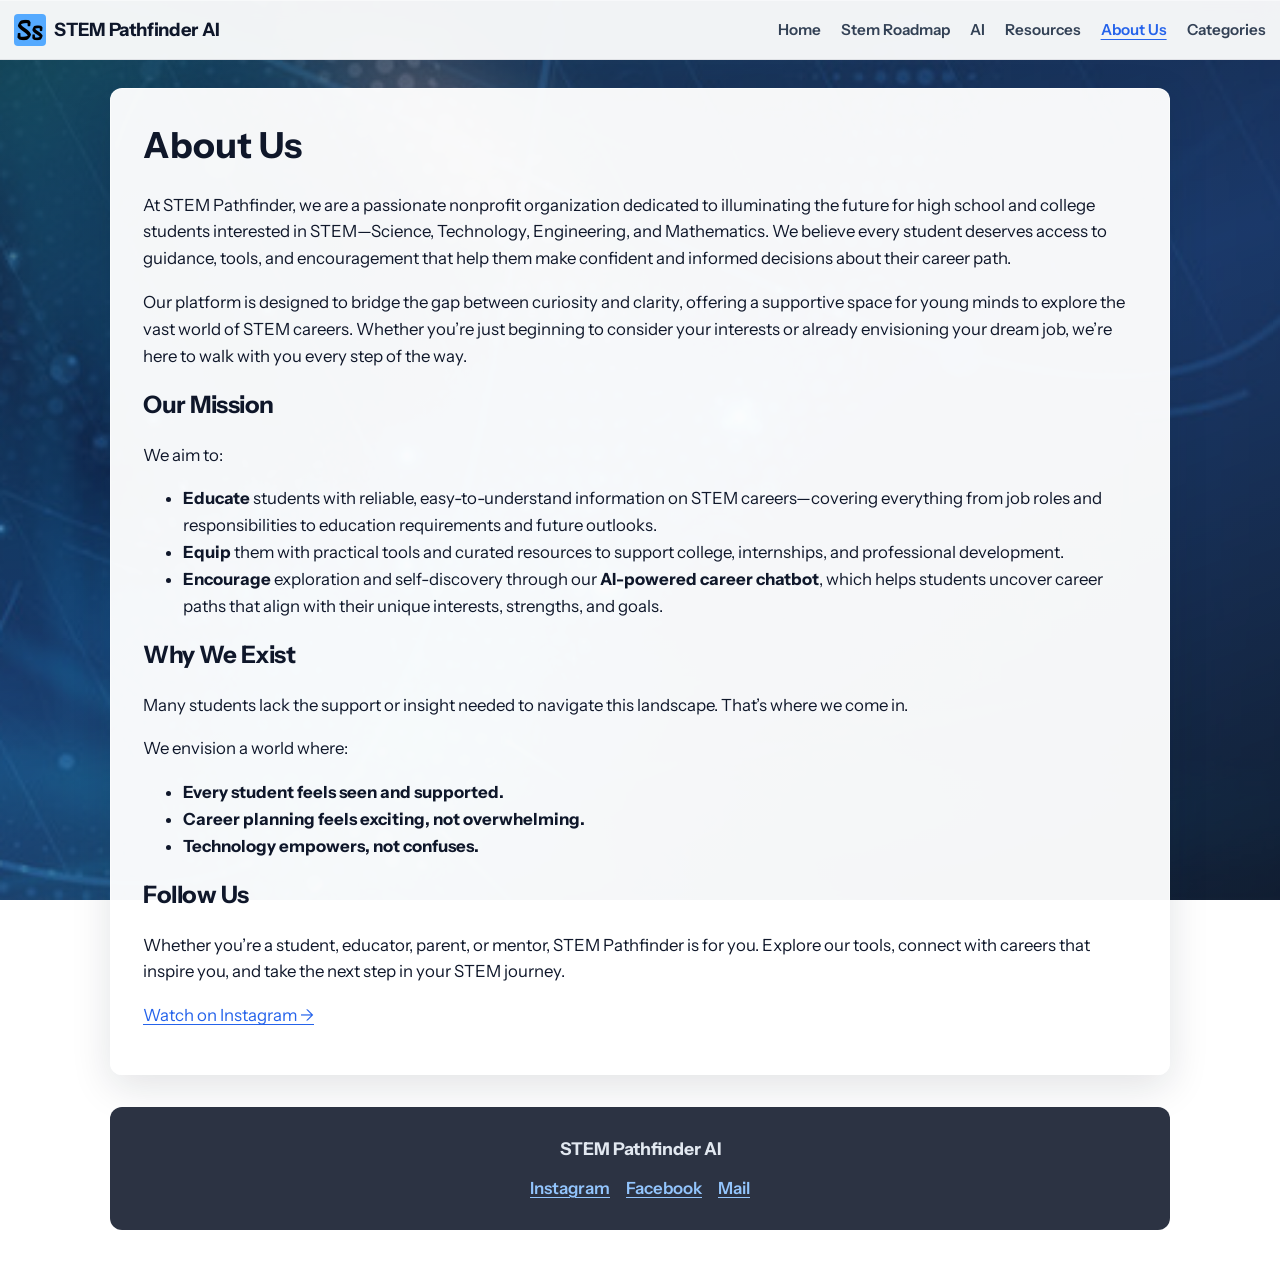
<file: about-us.html>
<!DOCTYPE html>
<html lang="en">
<head>
  <meta charset="UTF-8">
  <meta name="viewport" content="width=device-width, initial-scale=1">
  <title>About Us - STEM Pathfinder AI</title>
  <link rel="icon" type="image/png" sizes="32x32" href="assets/favicon_io/favicon-32x32.png">
  <link rel="icon" type="image/png" sizes="16x16" href="assets/favicon_io/favicon-16x16.png">
  <link rel="apple-touch-icon" sizes="180x180" href="assets/favicon_io/apple-touch-icon.png">
  <link rel="preconnect" href="https://fonts.googleapis.com">
  <link rel="preconnect" href="https://fonts.gstatic.com" crossorigin>
  <link href="https://fonts.googleapis.com/css2?family=Instrument+Sans:ital,wght@0,400;0,500;0,600;0,700;1,400&family=Source+Serif+4:ital,wght@0,400;0,600;1,400&display=swap" rel="stylesheet">
  <link rel="stylesheet" href="css/site.css">
</head>
<body>
  <header class="site-header">
    <div class="site-header__inner">
      <a class="site-logo" href="index.html">STEM Pathfinder AI</a>
      <button type="button" class="nav-toggle" aria-expanded="false" aria-controls="site-nav">
        <span class="nav-toggle__label">Menu</span>
      </button>
      <nav id="site-nav" class="site-nav" aria-label="Main">
        <ul>
          <li><a href="index.html">Home</a></li>
          <li><a href="roadmap.html">Stem Roadmap</a></li>
          <li><a href="ai.html">AI</a></li>
          <li><a href="resources.html">Resources</a></li>
          <li><a href="about-us.html" aria-current="page">About Us</a></li>
          <li><a href="categories.html">Categories</a></li>
        </ul>
      </nav>
    </div>
  </header>

  <div class="site-shell">
    <main class="panel panel--strong">
      <h1 class="page-title">About Us</h1>
      <p>At STEM Pathfinder, we are a passionate nonprofit organization dedicated to illuminating the future for high school and college students interested in STEM—Science, Technology, Engineering, and Mathematics. We believe every student deserves access to guidance, tools, and encouragement that help them make confident and informed decisions about their career path.</p>
      <p>Our platform is designed to bridge the gap between curiosity and clarity, offering a supportive space for young minds to explore the vast world of STEM careers. Whether you’re just beginning to consider your interests or already envisioning your dream job, we’re here to walk with you every step of the way.</p>

      <h2>Our Mission</h2>
      <p>We aim to:</p>
      <ul>
        <li><strong>Educate</strong> students with reliable, easy-to-understand information on STEM careers—covering everything from job roles and responsibilities to education requirements and future outlooks.</li>
        <li><strong>Equip</strong> them with practical tools and curated resources to support college, internships, and professional development.</li>
        <li><strong>Encourage</strong> exploration and self-discovery through our <strong>AI-powered career chatbot</strong>, which helps students uncover career paths that align with their unique interests, strengths, and goals.</li>
      </ul>

      <h2>Why We Exist</h2>
      <p>Many students lack the support or insight needed to navigate this landscape. That’s where we come in.</p>
      <p>We envision a world where:</p>
      <ul>
        <li><strong>Every student feels seen and supported.</strong></li>
        <li><strong>Career planning feels exciting, not overwhelming.</strong></li>
        <li><strong>Technology empowers, not confuses.</strong></li>
      </ul>

      <h2>Follow Us</h2>
      <p>Whether you’re a student, educator, parent, or mentor, STEM Pathfinder is for you. Explore our tools, connect with careers that inspire you, and take the next step in your STEM journey.</p>
      <p><a href="https://www.instagram.com/reel/DMRAEXCRA9k/?utm_source=ig_web_copy_link&amp;igsh=MzRlODBiNWFlZA==" rel="noopener noreferrer" target="_blank">Watch on Instagram →</a></p>
    </main>

    <footer class="site-footer">
      <p class="footer-title">STEM Pathfinder AI</p>
      <ul class="footer-social">
        <li><a href="https://www.instagram.com/" rel="noopener noreferrer" target="_blank">Instagram</a></li>
        <li><a href="https://www.facebook.com/" rel="noopener noreferrer" target="_blank">Facebook</a></li>
        <li><a href="mailto:hello@stempathfinder.org">Mail</a></li>
      </ul>
    </footer>
  </div>
  <script src="js/nav.js"></script>
</body>
</html>
</file>
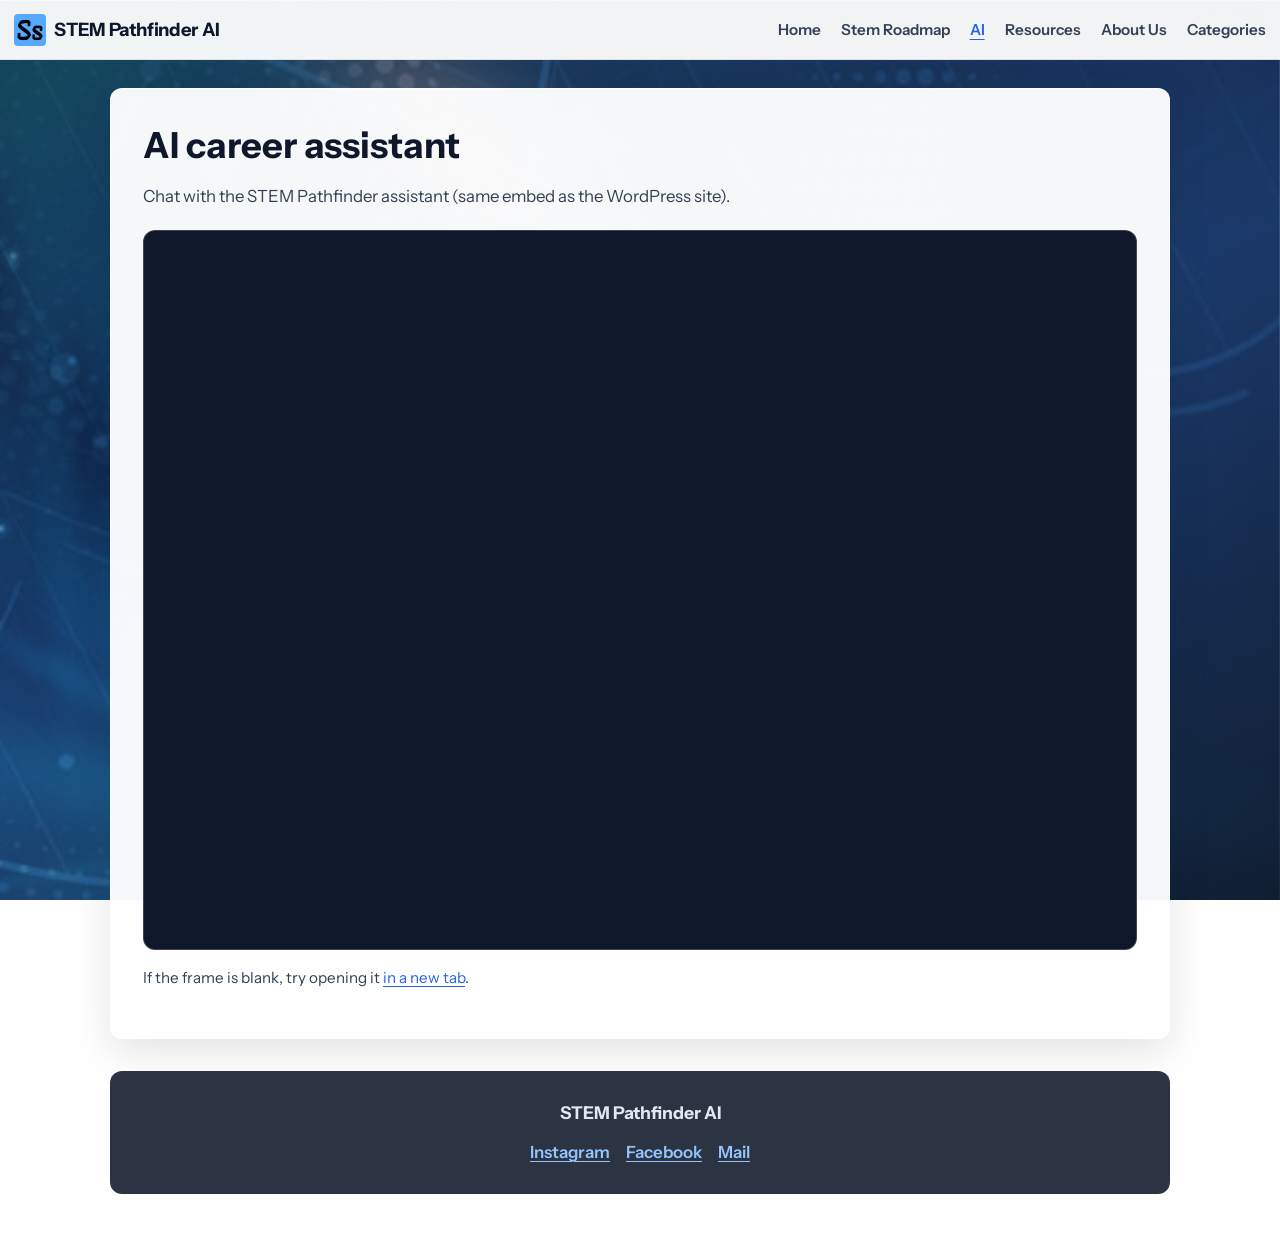
<file: ai.html>
<!DOCTYPE html>
<html lang="en">
<head>
  <meta charset="UTF-8">
  <meta name="viewport" content="width=device-width, initial-scale=1">
  <title>AI Career Chat - STEM Pathfinder AI</title>
  <link rel="icon" type="image/png" sizes="32x32" href="assets/favicon_io/favicon-32x32.png">
  <link rel="icon" type="image/png" sizes="16x16" href="assets/favicon_io/favicon-16x16.png">
  <link rel="apple-touch-icon" sizes="180x180" href="assets/favicon_io/apple-touch-icon.png">
  <link rel="preconnect" href="https://fonts.googleapis.com">
  <link rel="preconnect" href="https://fonts.gstatic.com" crossorigin>
  <link href="https://fonts.googleapis.com/css2?family=Instrument+Sans:ital,wght@0,400;0,500;0,600;0,700;1,400&family=Source+Serif+4:ital,wght@0,400;0,600;1,400&display=swap" rel="stylesheet">
  <link rel="stylesheet" href="css/site.css">
</head>
<body>
  <header class="site-header">
    <div class="site-header__inner">
      <a class="site-logo" href="index.html">STEM Pathfinder AI</a>
      <button type="button" class="nav-toggle" aria-expanded="false" aria-controls="site-nav">
        <span class="nav-toggle__label">Menu</span>
      </button>
      <nav id="site-nav" class="site-nav" aria-label="Main">
        <ul>
          <li><a href="index.html">Home</a></li>
          <li><a href="roadmap.html">Stem Roadmap</a></li>
          <li><a href="ai.html" aria-current="page">AI</a></li>
          <li><a href="resources.html">Resources</a></li>
          <li><a href="about-us.html">About Us</a></li>
          <li><a href="categories.html">Categories</a></li>
        </ul>
      </nav>
    </div>
  </header>

  <div class="site-shell">
    <main class="panel panel--strong">
      <h1 class="page-title">AI career assistant</h1>
      <p class="subhead">Chat with the STEM Pathfinder assistant (same embed as the WordPress site).</p>
      <div class="iframe-wrap">
        <iframe
          title="STEM Pathfinder AI chatbot"
          src="https://app.thinkstack.ai/bot/previews/iframeview.html?bot=aHR0cHM6Ly9hcHAudGhpbmtzdGFjay5haS9ib3QvaW5kZXguaHRtbD9jaGF0Ym90X2lkPTY5ZGZjZWJiMGZlOTU5MGY3ZWQzY2U2YiZ0eXBlPWlubGluZQ=="
          allow="clipboard-write; microphone"
          loading="lazy"
        ></iframe>
        <noscript>
          <div class="iframe-fallback">
            <p>JavaScript is required for the embedded chat. <a href="https://app.thinkstack.ai/bot/previews/iframeview.html?bot=aHR0cHM6Ly9hcHAudGhpbmtzdGFjay5haS9ib3QvaW5kZXguaHRtbD9jaGF0Ym90X2lkPTY5ZGZjZWJiMGZlOTU5MGY3ZWQzY2U2YiZ0eXBlPWlubGluZQ==" rel="noopener noreferrer" target="_blank">Open the assistant in a new tab</a>.</p>
          </div>
        </noscript>
      </div>
      <p class="subhead" style="margin-top:1rem;font-size:0.95rem;">If the frame is blank, try opening it <a href="https://app.thinkstack.ai/bot/previews/iframeview.html?bot=aHR0cHM6Ly9hcHAudGhpbmtzdGFjay5haS9ib3QvaW5kZXguaHRtbD9jaGF0Ym90X2lkPTY5ZGZjZWJiMGZlOTU5MGY3ZWQzY2U2YiZ0eXBlPWlubGluZQ==" rel="noopener noreferrer" target="_blank">in a new tab</a>.</p>
    </main>

    <footer class="site-footer">
      <p class="footer-title">STEM Pathfinder AI</p>
      <ul class="footer-social">
        <li><a href="https://www.instagram.com/" rel="noopener noreferrer" target="_blank">Instagram</a></li>
        <li><a href="https://www.facebook.com/" rel="noopener noreferrer" target="_blank">Facebook</a></li>
        <li><a href="mailto:hello@stempathfinder.org">Mail</a></li>
      </ul>
    </footer>
  </div>
  <script src="js/nav.js"></script>
</body>
</html>
</file>
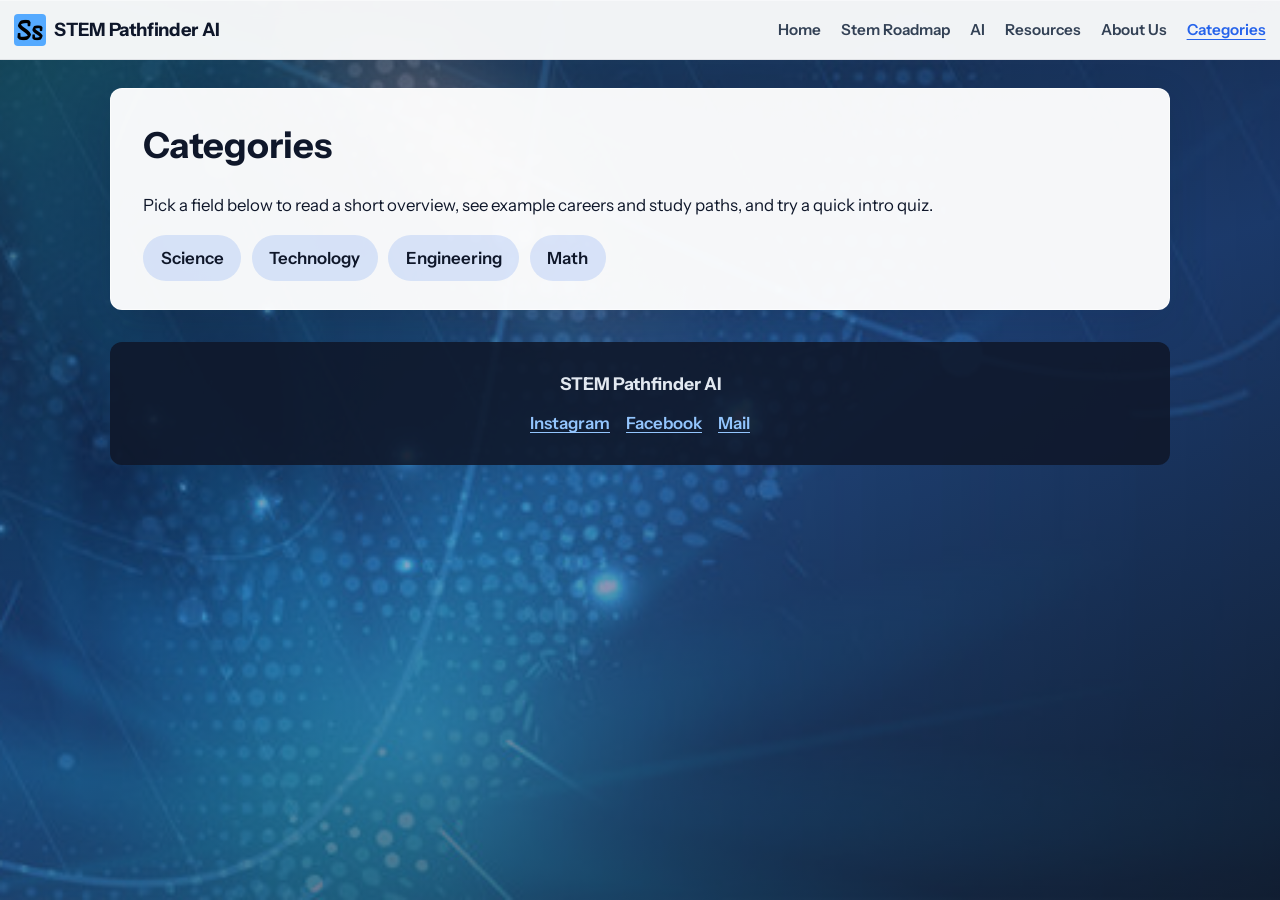
<file: categories.html>
<!DOCTYPE html>
<html lang="en">
<head>
  <meta charset="UTF-8">
  <meta name="viewport" content="width=device-width, initial-scale=1">
  <title>Categories - STEM Pathfinder AI</title>
  <link rel="icon" type="image/png" sizes="32x32" href="assets/favicon_io/favicon-32x32.png">
  <link rel="icon" type="image/png" sizes="16x16" href="assets/favicon_io/favicon-16x16.png">
  <link rel="apple-touch-icon" sizes="180x180" href="assets/favicon_io/apple-touch-icon.png">
  <link rel="preconnect" href="https://fonts.googleapis.com">
  <link rel="preconnect" href="https://fonts.gstatic.com" crossorigin>
  <link href="https://fonts.googleapis.com/css2?family=Instrument+Sans:ital,wght@0,400;0,500;0,600;0,700;1,400&family=Source+Serif+4:ital,wght@0,400;0,600;1,400&display=swap" rel="stylesheet">
  <link rel="stylesheet" href="css/site.css">
</head>
<body>
  <header class="site-header">
    <div class="site-header__inner">
      <a class="site-logo" href="index.html">STEM Pathfinder AI</a>
      <button type="button" class="nav-toggle" aria-expanded="false" aria-controls="site-nav">
        <span class="nav-toggle__label">Menu</span>
      </button>
      <nav id="site-nav" class="site-nav" aria-label="Main">
        <ul>
          <li><a href="index.html">Home</a></li>
          <li><a href="roadmap.html">Stem Roadmap</a></li>
          <li><a href="ai.html">AI</a></li>
          <li><a href="resources.html">Resources</a></li>
          <li><a href="about-us.html">About Us</a></li>
          <li><a href="categories.html" aria-current="page">Categories</a></li>
        </ul>
      </nav>
    </div>
  </header>

  <div class="site-shell">
    <main class="panel panel--strong">
      <h1 class="page-title">Categories</h1>
      <p>Pick a field below to read a short overview, see example careers and study paths, and try a quick intro quiz.</p>
      <div class="category-pills">
        <a href="science.html">Science</a>
        <a href="technology.html">Technology</a>
        <a href="engineering.html">Engineering</a>
        <a href="math.html">Math</a>
      </div>
    </main>

    <footer class="site-footer">
      <p class="footer-title">STEM Pathfinder AI</p>
      <ul class="footer-social">
        <li><a href="https://www.instagram.com/" rel="noopener noreferrer" target="_blank">Instagram</a></li>
        <li><a href="https://www.facebook.com/" rel="noopener noreferrer" target="_blank">Facebook</a></li>
        <li><a href="mailto:hello@stempathfinder.org">Mail</a></li>
      </ul>
    </footer>
  </div>
  <script src="js/nav.js"></script>
</body>
</html>
</file>
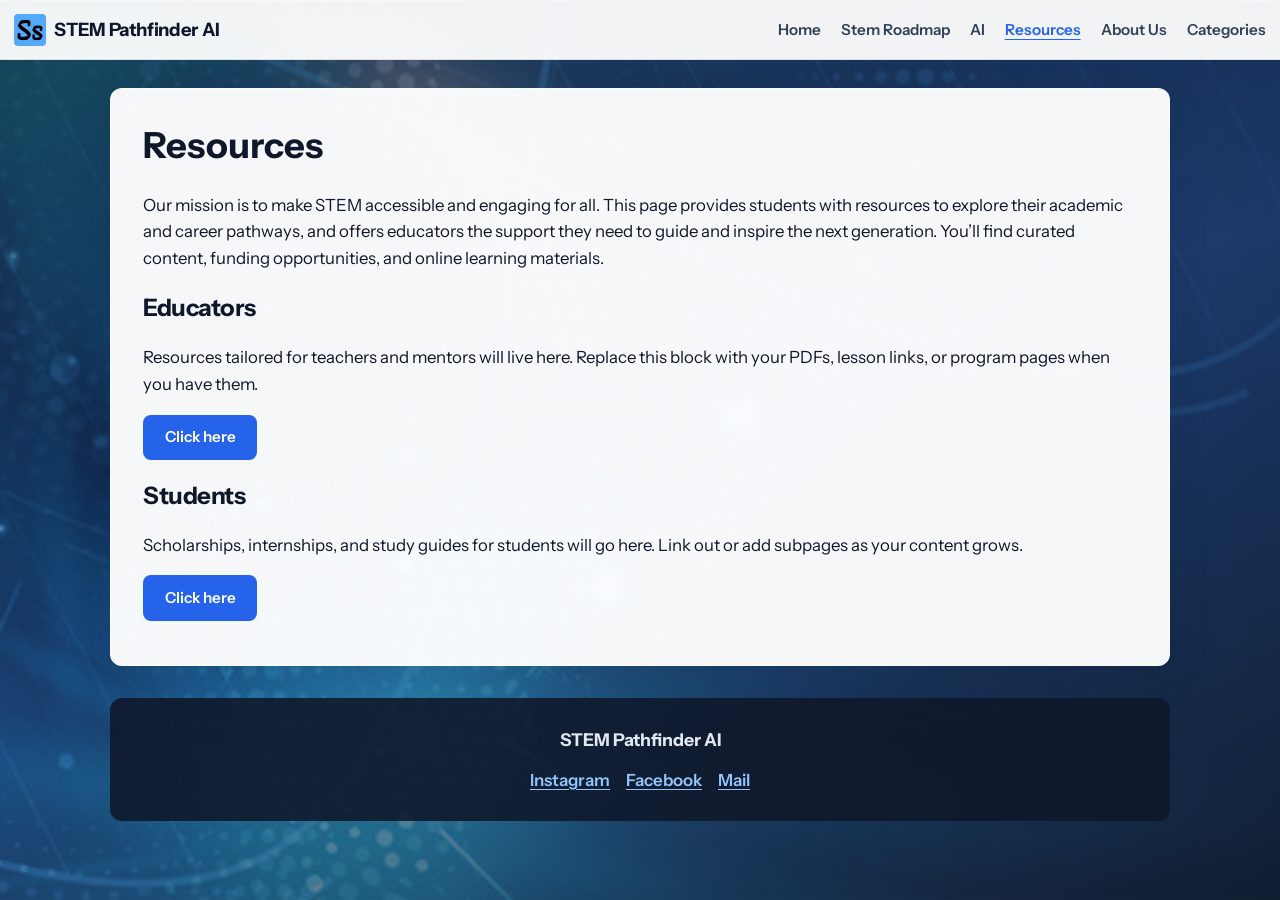
<file: resources.html>
<!DOCTYPE html>
<html lang="en">
<head>
  <meta charset="UTF-8">
  <meta name="viewport" content="width=device-width, initial-scale=1">
  <title>Resources - STEM Pathfinder AI</title>
  <link rel="icon" type="image/png" sizes="32x32" href="assets/favicon_io/favicon-32x32.png">
  <link rel="icon" type="image/png" sizes="16x16" href="assets/favicon_io/favicon-16x16.png">
  <link rel="apple-touch-icon" sizes="180x180" href="assets/favicon_io/apple-touch-icon.png">
  <link rel="preconnect" href="https://fonts.googleapis.com">
  <link rel="preconnect" href="https://fonts.gstatic.com" crossorigin>
  <link href="https://fonts.googleapis.com/css2?family=Instrument+Sans:ital,wght@0,400;0,500;0,600;0,700;1,400&family=Source+Serif+4:ital,wght@0,400;0,600;1,400&display=swap" rel="stylesheet">
  <link rel="stylesheet" href="css/site.css">
</head>
<body>
  <header class="site-header">
    <div class="site-header__inner">
      <a class="site-logo" href="index.html">STEM Pathfinder AI</a>
      <button type="button" class="nav-toggle" aria-expanded="false" aria-controls="site-nav">
        <span class="nav-toggle__label">Menu</span>
      </button>
      <nav id="site-nav" class="site-nav" aria-label="Main">
        <ul>
          <li><a href="index.html">Home</a></li>
          <li><a href="roadmap.html">Stem Roadmap</a></li>
          <li><a href="ai.html">AI</a></li>
          <li><a href="resources.html" aria-current="page">Resources</a></li>
          <li><a href="about-us.html">About Us</a></li>
          <li><a href="categories.html">Categories</a></li>
        </ul>
      </nav>
    </div>
  </header>

  <div class="site-shell">
    <main class="panel panel--strong">
      <h1 class="page-title">Resources</h1>
      <p>Our mission is to make STEM accessible and engaging for all. This page provides students with resources to explore their academic and career pathways, and offers educators the support they need to guide and inspire the next generation. You’ll find curated content, funding opportunities, and online learning materials.</p>

      <section id="educators">
        <h2>Educators</h2>
        <p>Resources tailored for teachers and mentors will live here. Replace this block with your PDFs, lesson links, or program pages when you have them.</p>
        <p><a class="btn" href="mailto:hello@stempathfinder.org?subject=Educators%20resources">Click here</a></p>
      </section>

      <section id="students">
        <h2>Students</h2>
        <p>Scholarships, internships, and study guides for students will go here. Link out or add subpages as your content grows.</p>
        <p><a class="btn" href="roadmap.html">Click here</a></p>
      </section>
    </main>

    <footer class="site-footer">
      <p class="footer-title">STEM Pathfinder AI</p>
      <ul class="footer-social">
        <li><a href="https://www.instagram.com/" rel="noopener noreferrer" target="_blank">Instagram</a></li>
        <li><a href="https://www.facebook.com/" rel="noopener noreferrer" target="_blank">Facebook</a></li>
        <li><a href="mailto:hello@stempathfinder.org">Mail</a></li>
      </ul>
    </footer>
  </div>
  <script src="js/nav.js"></script>
</body>
</html>
</file>
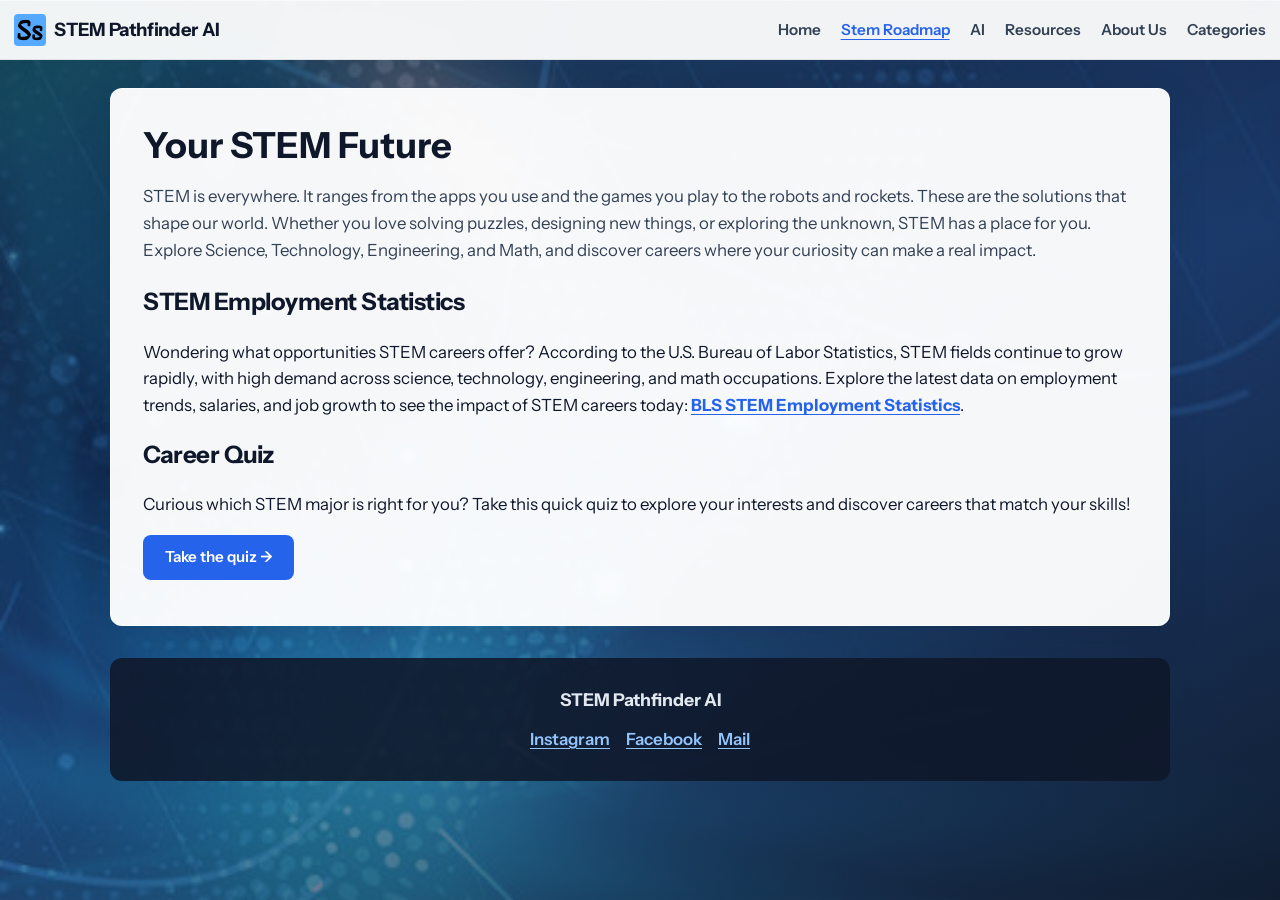
<file: roadmap.html>
<!DOCTYPE html>
<html lang="en">
<head>
  <meta charset="UTF-8">
  <meta name="viewport" content="width=device-width, initial-scale=1">
  <title>Your STEM Future - STEM Pathfinder AI</title>
  <link rel="icon" type="image/png" sizes="32x32" href="assets/favicon_io/favicon-32x32.png">
  <link rel="icon" type="image/png" sizes="16x16" href="assets/favicon_io/favicon-16x16.png">
  <link rel="apple-touch-icon" sizes="180x180" href="assets/favicon_io/apple-touch-icon.png">
  <link rel="preconnect" href="https://fonts.googleapis.com">
  <link rel="preconnect" href="https://fonts.gstatic.com" crossorigin>
  <link href="https://fonts.googleapis.com/css2?family=Instrument+Sans:ital,wght@0,400;0,500;0,600;0,700;1,400&family=Source+Serif+4:ital,wght@0,400;0,600;1,400&display=swap" rel="stylesheet">
  <link rel="stylesheet" href="css/site.css">
</head>
<body>
  <header class="site-header">
    <div class="site-header__inner">
      <a class="site-logo" href="index.html">STEM Pathfinder AI</a>
      <button type="button" class="nav-toggle" aria-expanded="false" aria-controls="site-nav">
        <span class="nav-toggle__label">Menu</span>
      </button>
      <nav id="site-nav" class="site-nav" aria-label="Main">
        <ul>
          <li><a href="index.html">Home</a></li>
          <li><a href="roadmap.html" aria-current="page">Stem Roadmap</a></li>
          <li><a href="ai.html">AI</a></li>
          <li><a href="resources.html">Resources</a></li>
          <li><a href="about-us.html">About Us</a></li>
          <li><a href="categories.html">Categories</a></li>
        </ul>
      </nav>
    </div>
  </header>

  <div class="site-shell">
    <main class="panel panel--strong">
      <h1 class="page-title">Your STEM Future</h1>
      <p class="subhead">STEM is everywhere. It ranges from the apps you use and the games you play to the robots and rockets. These are the solutions that shape our world. Whether you love solving puzzles, designing new things, or exploring the unknown, STEM has a place for you. Explore Science, Technology, Engineering, and Math, and discover careers where your curiosity can make a real impact.</p>

      <h2>STEM Employment Statistics</h2>
      <p>Wondering what opportunities STEM careers offer? According to the U.S. Bureau of Labor Statistics, STEM fields continue to grow rapidly, with high demand across science, technology, engineering, and math occupations. Explore the latest data on employment trends, salaries, and job growth to see the impact of STEM careers today: <a href="https://www.bls.gov/emp/tables/stem-employment.htm" rel="noopener noreferrer" target="_blank"><strong>BLS STEM Employment Statistics</strong></a>.</p>

      <h2>Career Quiz</h2>
      <p>Curious which STEM major is right for you? Take this quick quiz to explore your interests and discover careers that match your skills!</p>
      <p><a class="btn" href="https://my.appily.com/register/adult/stemcareers1/degree" rel="noopener noreferrer" target="_blank">Take the quiz →</a></p>
    </main>

    <footer class="site-footer">
      <p class="footer-title">STEM Pathfinder AI</p>
      <ul class="footer-social">
        <li><a href="https://www.instagram.com/" rel="noopener noreferrer" target="_blank">Instagram</a></li>
        <li><a href="https://www.facebook.com/" rel="noopener noreferrer" target="_blank">Facebook</a></li>
        <li><a href="mailto:hello@stempathfinder.org">Mail</a></li>
      </ul>
    </footer>
  </div>
  <script src="js/nav.js"></script>
</body>
</html>
</file>
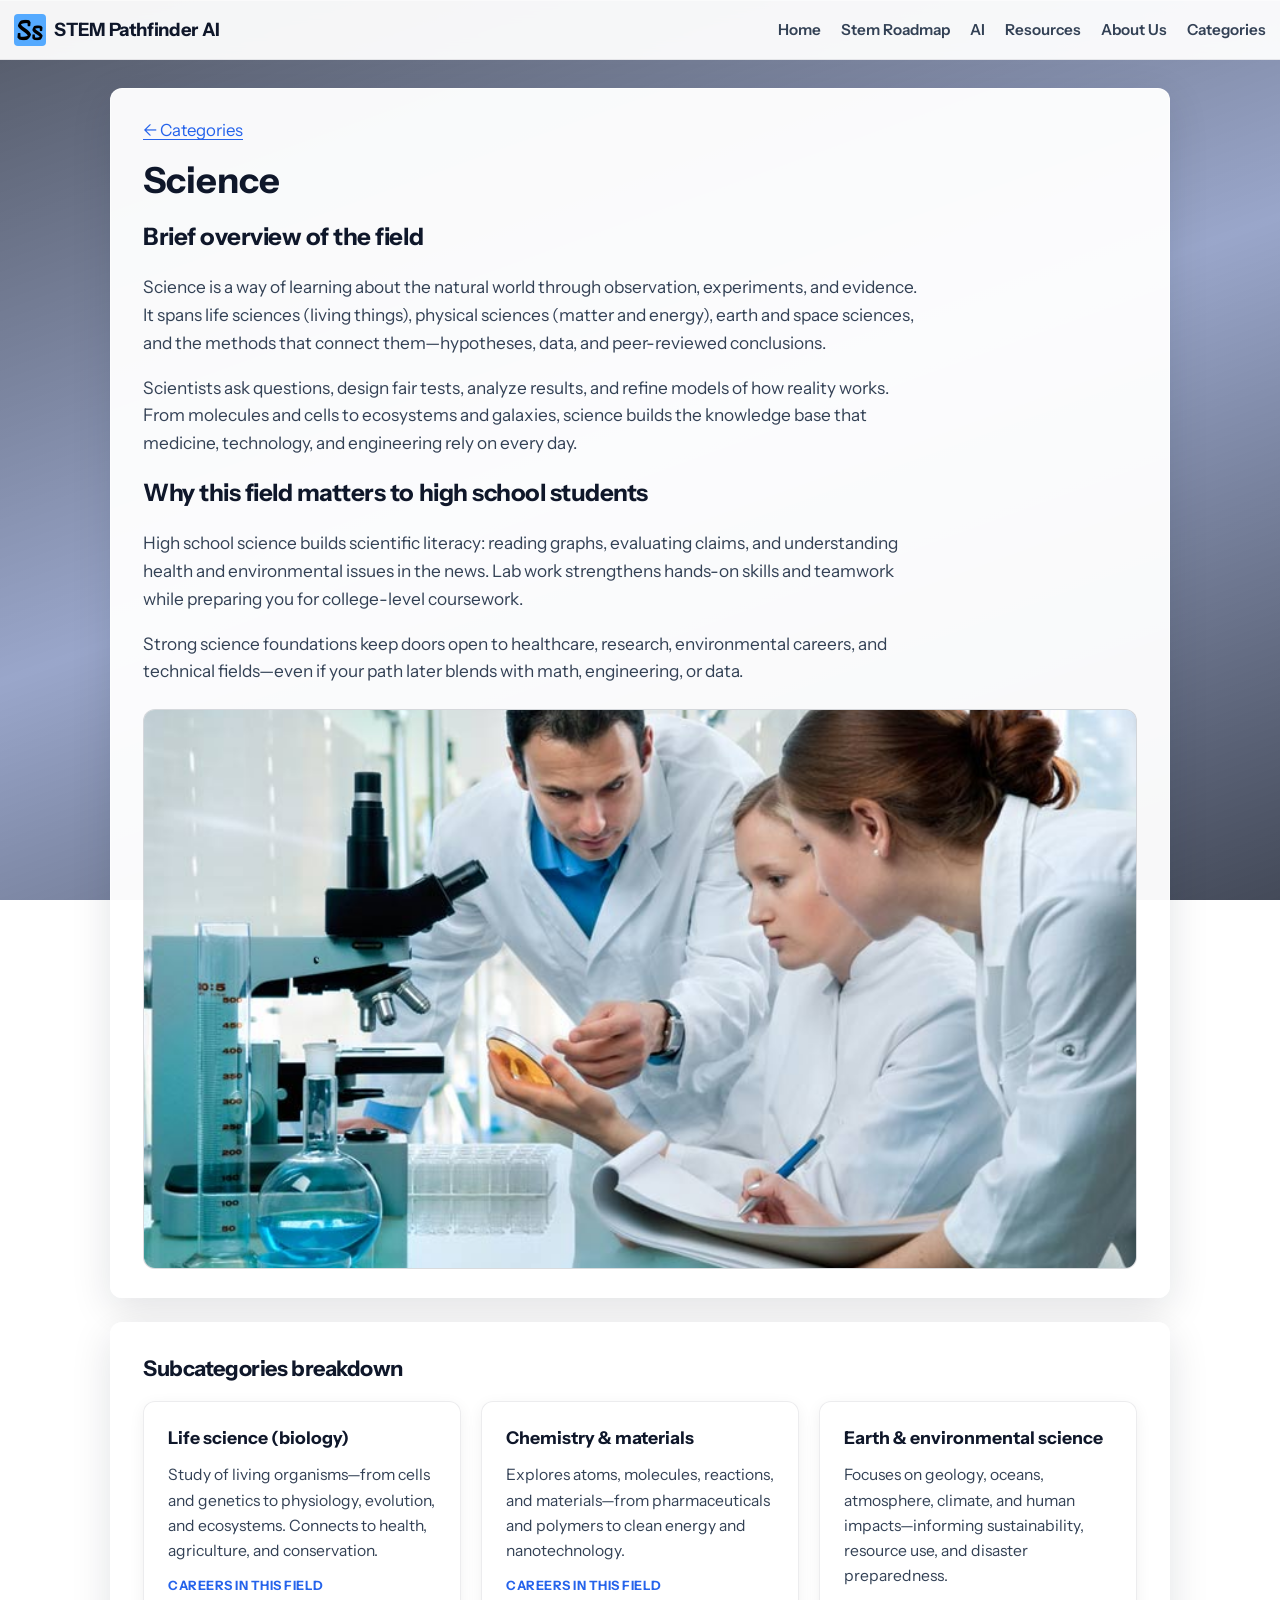
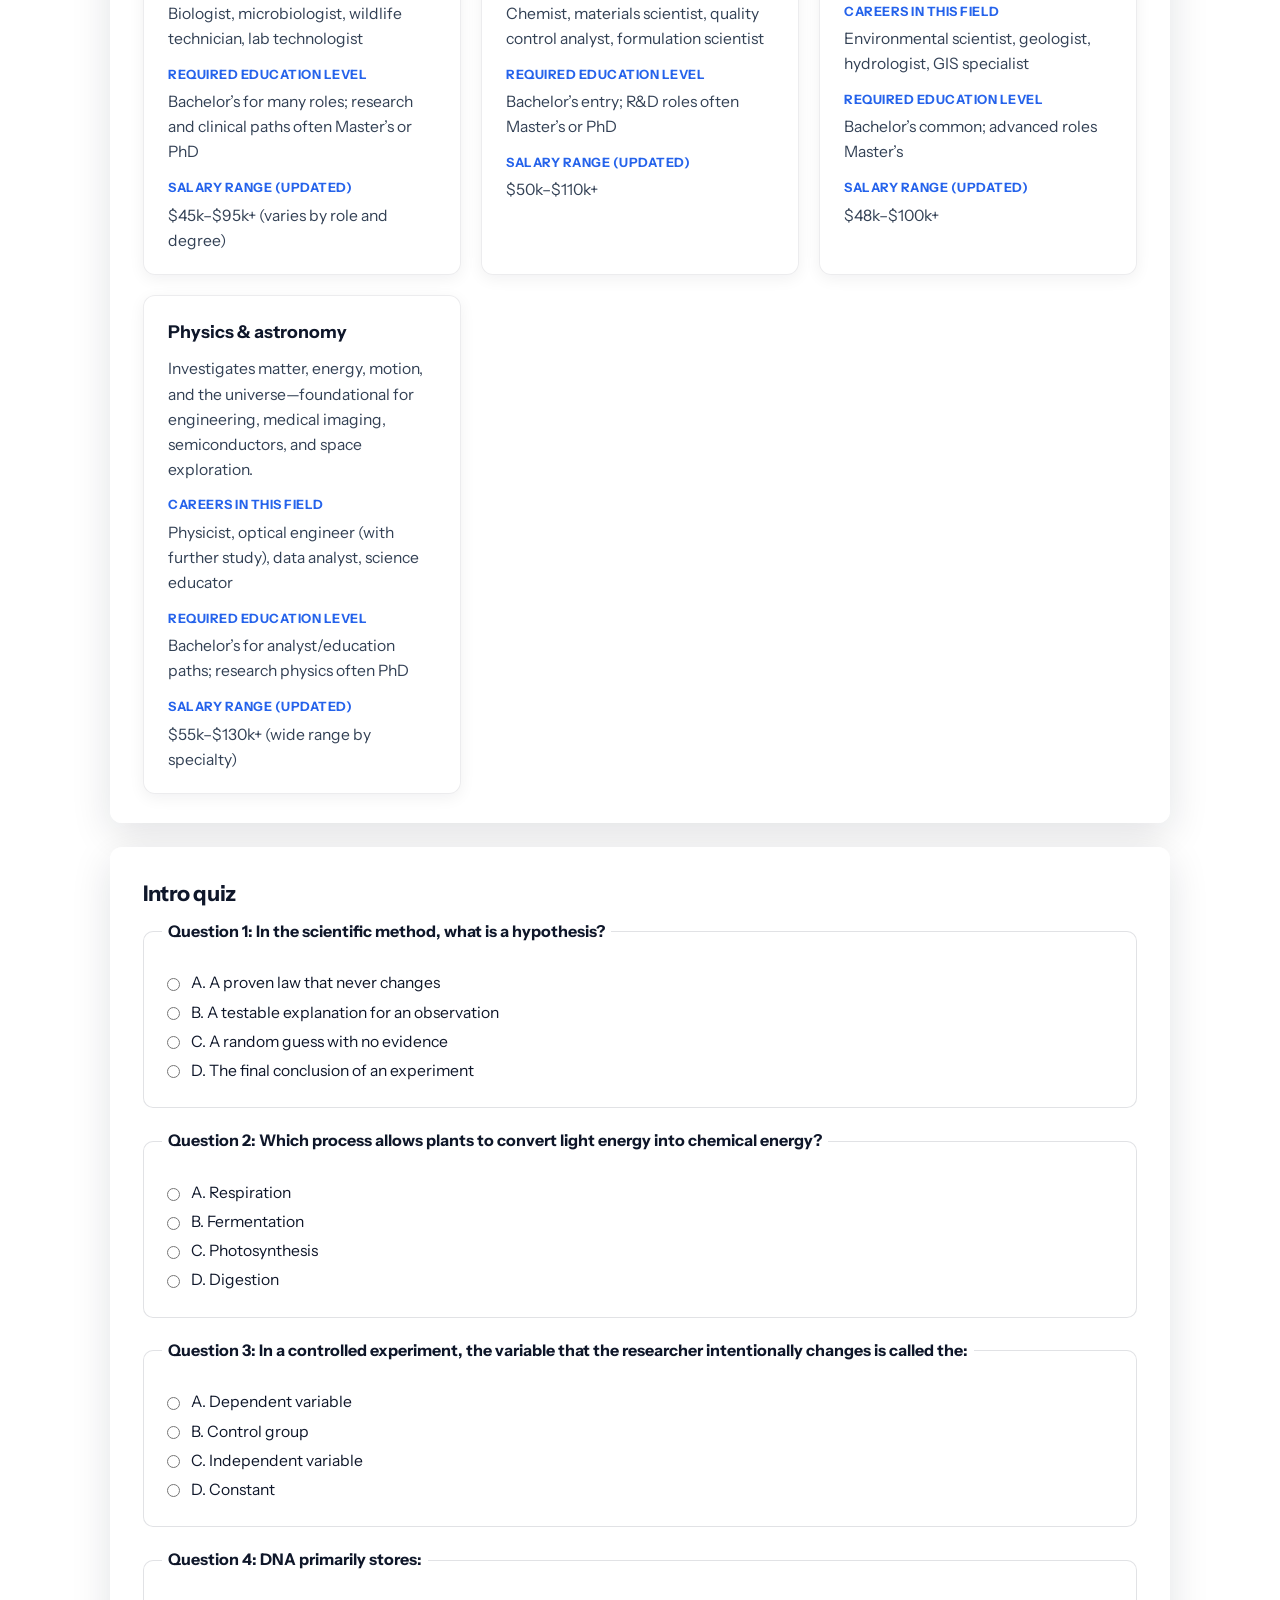
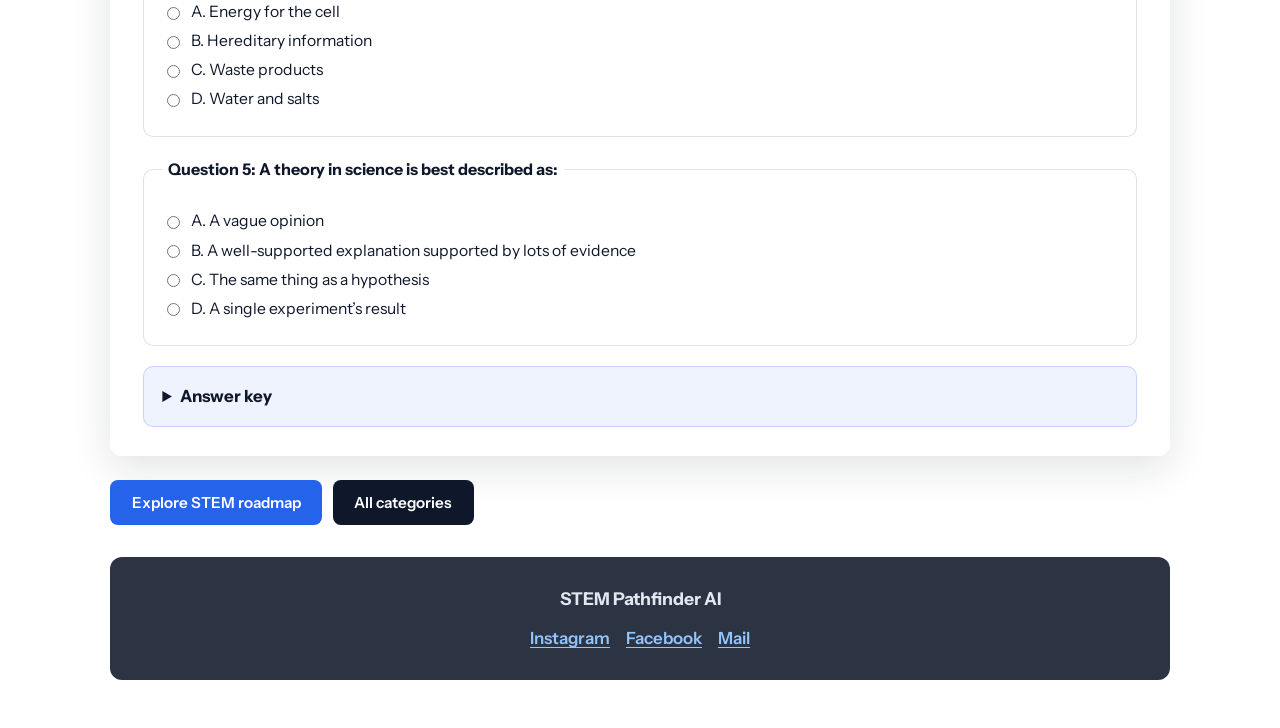
<file: science.html>
<!DOCTYPE html>
<html lang="en">
<head>
  <meta charset="UTF-8">
  <meta name="viewport" content="width=device-width, initial-scale=1">
  <title>Science - STEM Pathfinder AI</title>
  <link rel="icon" type="image/png" sizes="32x32" href="assets/favicon_io/favicon-32x32.png">
  <link rel="icon" type="image/png" sizes="16x16" href="assets/favicon_io/favicon-16x16.png">
  <link rel="apple-touch-icon" sizes="180x180" href="assets/favicon_io/apple-touch-icon.png">
  <link rel="preconnect" href="https://fonts.googleapis.com">
  <link rel="preconnect" href="https://fonts.gstatic.com" crossorigin>
  <link href="https://fonts.googleapis.com/css2?family=Instrument+Sans:ital,wght@0,400;0,500;0,600;0,700;1,400&family=Source+Serif+4:ital,wght@0,400;0,600;1,400&display=swap" rel="stylesheet">
  <link rel="stylesheet" href="css/site.css">
</head>
<body class="video-background-page">
  <video class="page-bg-video" autoplay muted loop playsinline preload="metadata">
    <source src="assets/Scientists Stock Footage Laboratory Experiment 4K Free Stock Videos Copyright Free Videos - Free 4K Stock Videos (1080p).mp4" type="video/mp4">
  </video>
  <header class="site-header">
    <div class="site-header__inner">
      <a class="site-logo" href="index.html">STEM Pathfinder AI</a>
      <button type="button" class="nav-toggle" aria-expanded="false" aria-controls="site-nav">
        <span class="nav-toggle__label">Menu</span>
      </button>
      <nav id="site-nav" class="site-nav" aria-label="Main">
        <ul>
          <li><a href="index.html">Home</a></li>
          <li><a href="roadmap.html">Stem Roadmap</a></li>
          <li><a href="ai.html">AI</a></li>
          <li><a href="resources.html">Resources</a></li>
          <li><a href="about-us.html">About Us</a></li>
          <li><a href="categories.html">Categories</a></li>
        </ul>
      </nav>
    </div>
  </header>

  <div class="site-shell category-page">
    <main>
      <section class="panel panel--strong">
        <p class="subhead" style="margin-bottom:0.5rem;"><a href="categories.html">← Categories</a></p>
        <h1 class="page-title">Science</h1>

        <h2>Brief overview of the field</h2>
        <div class="category-lead">
          <p>Science is a way of learning about the natural world through observation, experiments, and evidence. It spans life sciences (living things), physical sciences (matter and energy), earth and space sciences, and the methods that connect them—hypotheses, data, and peer-reviewed conclusions.</p>
          <p>Scientists ask questions, design fair tests, analyze results, and refine models of how reality works. From molecules and cells to ecosystems and galaxies, science builds the knowledge base that medicine, technology, and engineering rely on every day.</p>
        </div>

        <h2>Why this field matters to high school students</h2>
        <div class="category-lead">
          <p>High school science builds scientific literacy: reading graphs, evaluating claims, and understanding health and environmental issues in the news. Lab work strengthens hands-on skills and teamwork while preparing you for college-level coursework.</p>
          <p>Strong science foundations keep doors open to healthcare, research, environmental careers, and technical fields—even if your path later blends with math, engineering, or data.</p>
        </div>

        <div class="main-photo-block">
          <figure class="main-photo">
            <img src="assets/scientists.jpg" alt="Scientist" width="1200" height="675" loading="lazy">
          </figure>
        </div>
      </section>

      <section class="panel panel--strong">
        <h2 class="page-title" style="font-size:1.35rem;">Subcategories breakdown</h2>
        <div class="subcategory-grid">
          <article class="subcategory-card">
            <h3>Life science (biology)</h3>
            <p>Study of living organisms—from cells and genetics to physiology, evolution, and ecosystems. Connects to health, agriculture, and conservation.</p>
            <p class="label">Careers in this field</p>
            <p>Biologist, microbiologist, wildlife technician, lab technologist</p>
            <p class="label">Required education level</p>
            <p>Bachelor’s for many roles; research and clinical paths often Master’s or PhD</p>
            <p class="label">Salary range (updated)</p>
            <p>$45k–$95k+ (varies by role and degree)</p>
          </article>
          <article class="subcategory-card">
            <h3>Chemistry &amp; materials</h3>
            <p>Explores atoms, molecules, reactions, and materials—from pharmaceuticals and polymers to clean energy and nanotechnology.</p>
            <p class="label">Careers in this field</p>
            <p>Chemist, materials scientist, quality control analyst, formulation scientist</p>
            <p class="label">Required education level</p>
            <p>Bachelor’s entry; R&amp;D roles often Master’s or PhD</p>
            <p class="label">Salary range (updated)</p>
            <p>$50k–$110k+</p>
          </article>
          <article class="subcategory-card">
            <h3>Earth &amp; environmental science</h3>
            <p>Focuses on geology, oceans, atmosphere, climate, and human impacts—informing sustainability, resource use, and disaster preparedness.</p>
            <p class="label">Careers in this field</p>
            <p>Environmental scientist, geologist, hydrologist, GIS specialist</p>
            <p class="label">Required education level</p>
            <p>Bachelor’s common; advanced roles Master’s</p>
            <p class="label">Salary range (updated)</p>
            <p>$48k–$100k+</p>
          </article>
          <article class="subcategory-card">
            <h3>Physics &amp; astronomy</h3>
            <p>Investigates matter, energy, motion, and the universe—foundational for engineering, medical imaging, semiconductors, and space exploration.</p>
            <p class="label">Careers in this field</p>
            <p>Physicist, optical engineer (with further study), data analyst, science educator</p>
            <p class="label">Required education level</p>
            <p>Bachelor’s for analyst/education paths; research physics often PhD</p>
            <p class="label">Salary range (updated)</p>
            <p>$55k–$130k+ (wide range by specialty)</p>
          </article>
        </div>
      </section>

      <section class="panel panel--strong">
        <h2 class="page-title" style="font-size:1.35rem;">Intro quiz</h2>
        <form class="intro-quiz" action="#" method="get" onsubmit="return false;">
          <fieldset>
            <legend>Question 1: In the scientific method, what is a hypothesis?</legend>
            <ul class="quiz-options">
              <li><label><input type="radio" name="sci-q1" value="A"> A. A proven law that never changes</label></li>
              <li><label><input type="radio" name="sci-q1" value="B"> B. A testable explanation for an observation</label></li>
              <li><label><input type="radio" name="sci-q1" value="C"> C. A random guess with no evidence</label></li>
              <li><label><input type="radio" name="sci-q1" value="D"> D. The final conclusion of an experiment</label></li>
            </ul>
          </fieldset>
          <fieldset>
            <legend>Question 2: Which process allows plants to convert light energy into chemical energy?</legend>
            <ul class="quiz-options">
              <li><label><input type="radio" name="sci-q2" value="A"> A. Respiration</label></li>
              <li><label><input type="radio" name="sci-q2" value="B"> B. Fermentation</label></li>
              <li><label><input type="radio" name="sci-q2" value="C"> C. Photosynthesis</label></li>
              <li><label><input type="radio" name="sci-q2" value="D"> D. Digestion</label></li>
            </ul>
          </fieldset>
          <fieldset>
            <legend>Question 3: In a controlled experiment, the variable that the researcher intentionally changes is called the:</legend>
            <ul class="quiz-options">
              <li><label><input type="radio" name="sci-q3" value="A"> A. Dependent variable</label></li>
              <li><label><input type="radio" name="sci-q3" value="B"> B. Control group</label></li>
              <li><label><input type="radio" name="sci-q3" value="C"> C. Independent variable</label></li>
              <li><label><input type="radio" name="sci-q3" value="D"> D. Constant</label></li>
            </ul>
          </fieldset>
          <fieldset>
            <legend>Question 4: DNA primarily stores:</legend>
            <ul class="quiz-options">
              <li><label><input type="radio" name="sci-q4" value="A"> A. Energy for the cell</label></li>
              <li><label><input type="radio" name="sci-q4" value="B"> B. Hereditary information</label></li>
              <li><label><input type="radio" name="sci-q4" value="C"> C. Waste products</label></li>
              <li><label><input type="radio" name="sci-q4" value="D"> D. Water and salts</label></li>
            </ul>
          </fieldset>
          <fieldset>
            <legend>Question 5: A theory in science is best described as:</legend>
            <ul class="quiz-options">
              <li><label><input type="radio" name="sci-q5" value="A"> A. A vague opinion</label></li>
              <li><label><input type="radio" name="sci-q5" value="B"> B. A well-supported explanation supported by lots of evidence</label></li>
              <li><label><input type="radio" name="sci-q5" value="C"> C. The same thing as a hypothesis</label></li>
              <li><label><input type="radio" name="sci-q5" value="D"> D. A single experiment’s result</label></li>
            </ul>
          </fieldset>
        </form>
        <details class="quiz-answers">
          <summary>Answer key</summary>
          <ol>
            <li>B — A testable explanation for an observation</li>
            <li>C — Photosynthesis</li>
            <li>C — Independent variable</li>
            <li>B — Hereditary information</li>
            <li>B — A well-supported explanation supported by lots of evidence</li>
          </ol>
        </details>
      </section>

      <div class="page-actions">
        <a class="btn" href="roadmap.html">Explore STEM roadmap</a>
        <a class="btn btn--secondary" href="categories.html">All categories</a>
      </div>
    </main>

    <footer class="site-footer">
      <p class="footer-title">STEM Pathfinder AI</p>
      <ul class="footer-social">
        <li><a href="https://www.instagram.com/" rel="noopener noreferrer" target="_blank">Instagram</a></li>
        <li><a href="https://www.facebook.com/" rel="noopener noreferrer" target="_blank">Facebook</a></li>
        <li><a href="mailto:hello@stempathfinder.org">Mail</a></li>
      </ul>
    </footer>
  </div>
  <script src="js/nav.js"></script>
</body>
</html>
</file>
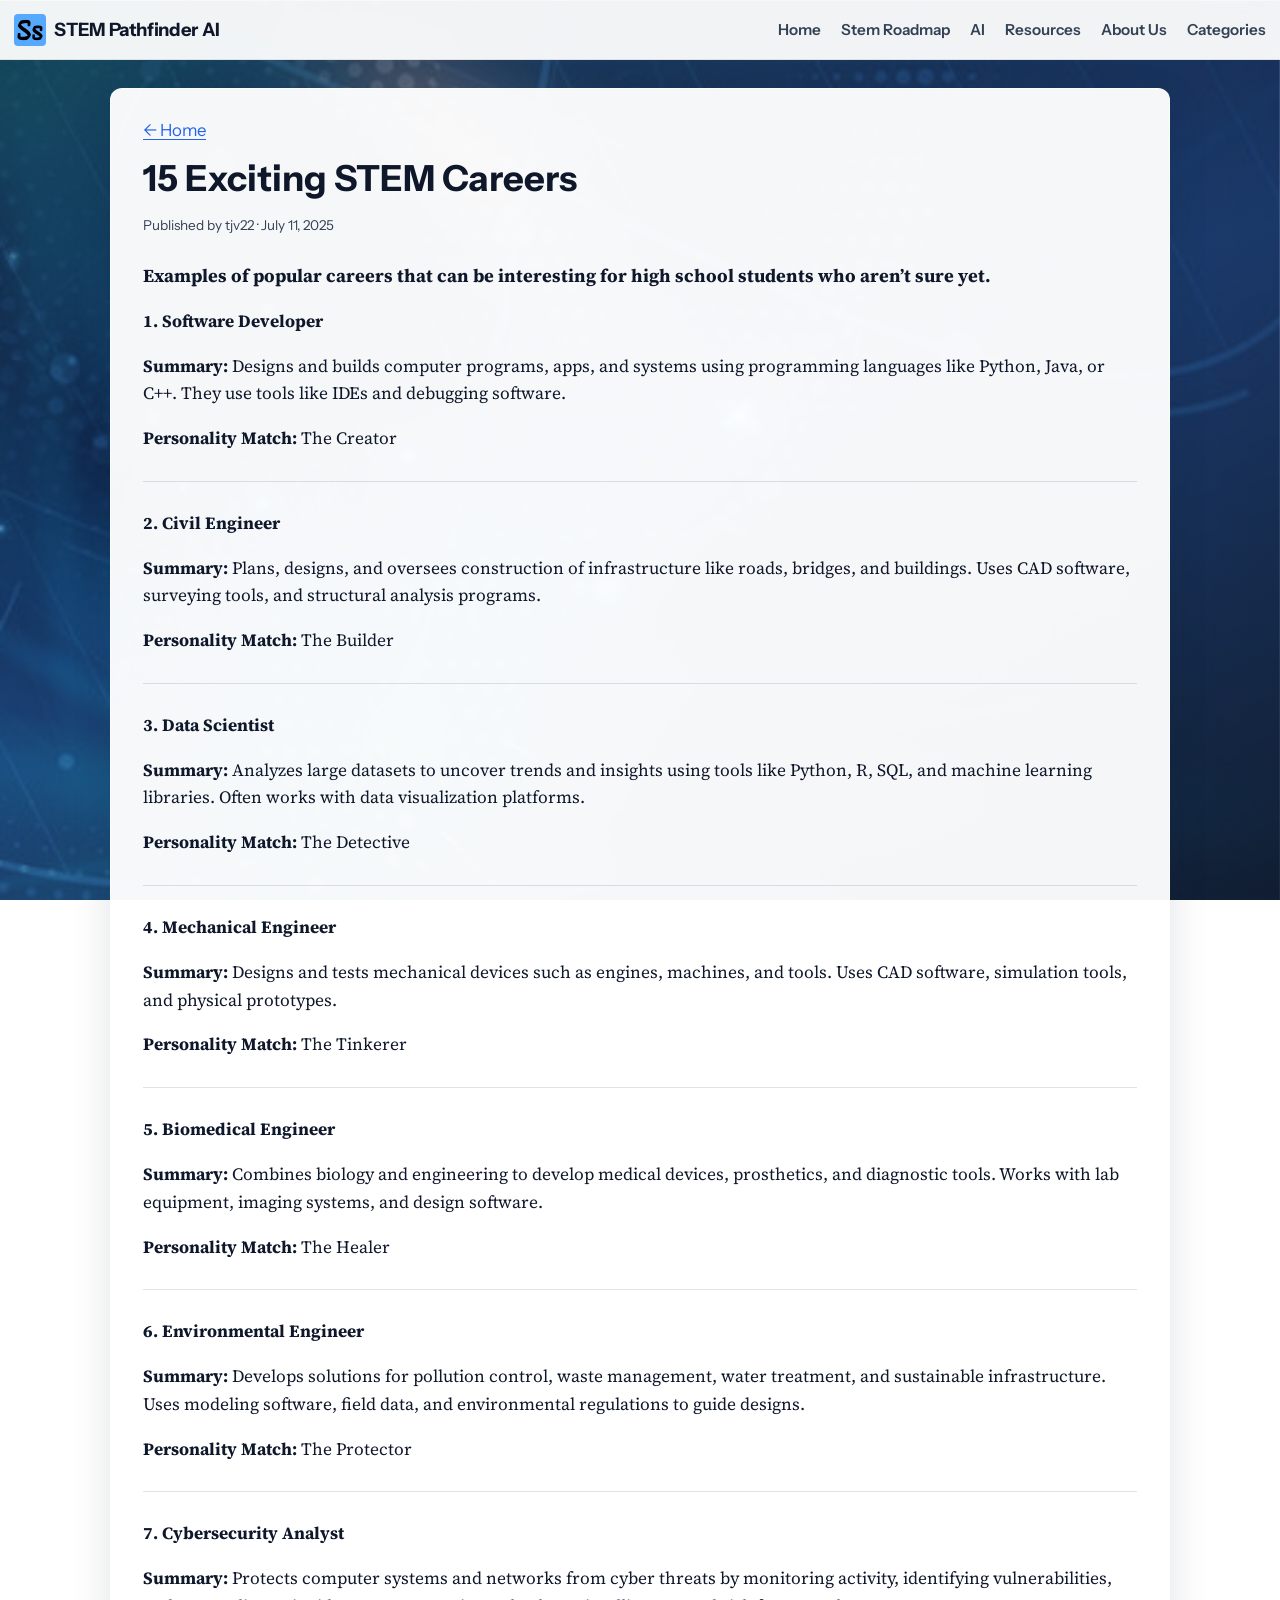
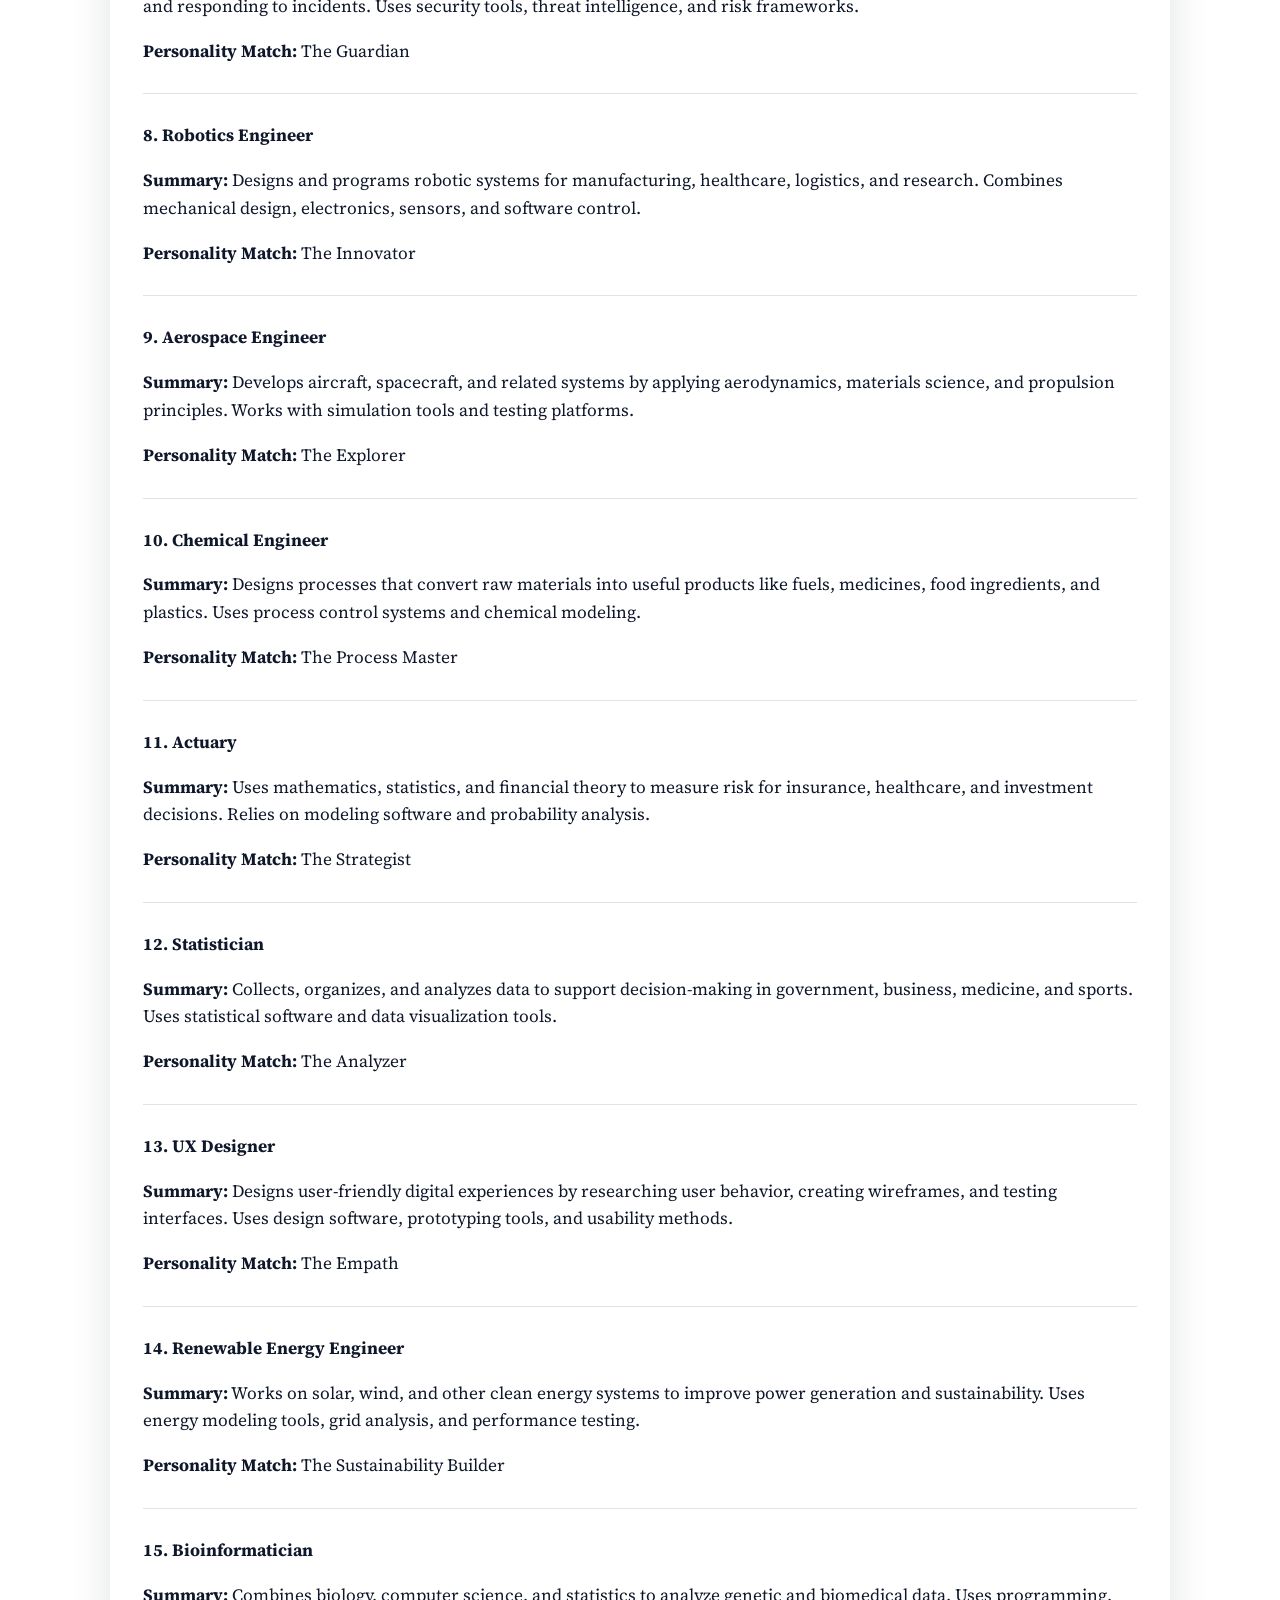
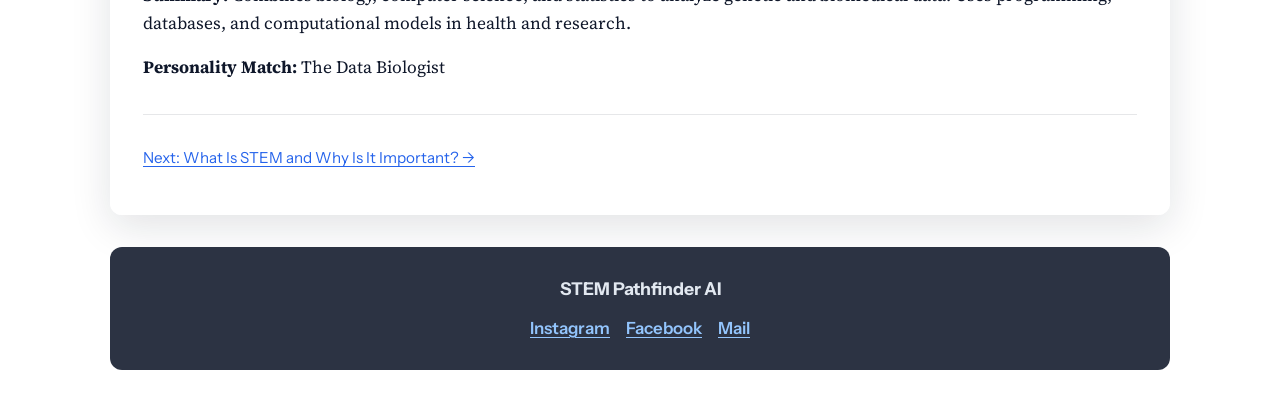
<file: posts/5-exciting-stem-careers.html>
<!DOCTYPE html>
<html lang="en">
<head>
  <meta charset="UTF-8">
  <meta name="viewport" content="width=device-width, initial-scale=1">
  <title>15 Exciting STEM Careers - STEM Pathfinder AI</title>
  <link rel="icon" type="image/png" sizes="32x32" href="../assets/favicon_io/favicon-32x32.png">
  <link rel="icon" type="image/png" sizes="16x16" href="../assets/favicon_io/favicon-16x16.png">
  <link rel="apple-touch-icon" sizes="180x180" href="../assets/favicon_io/apple-touch-icon.png">
  <link rel="preconnect" href="https://fonts.googleapis.com">
  <link rel="preconnect" href="https://fonts.gstatic.com" crossorigin>
  <link href="https://fonts.googleapis.com/css2?family=Instrument+Sans:ital,wght@0,400;0,500;0,600;0,700;1,400&family=Source+Serif+4:ital,wght@0,400;0,600;1,400&display=swap" rel="stylesheet">
  <link rel="stylesheet" href="../css/site.css">
</head>
<body>
  <header class="site-header">
    <div class="site-header__inner">
      <a class="site-logo" href="../index.html">STEM Pathfinder AI</a>
      <button type="button" class="nav-toggle" aria-expanded="false" aria-controls="site-nav">
        <span class="nav-toggle__label">Menu</span>
      </button>
      <nav id="site-nav" class="site-nav" aria-label="Main">
        <ul>
          <li><a href="../index.html">Home</a></li>
          <li><a href="../roadmap.html">Stem Roadmap</a></li>
          <li><a href="../ai.html">AI</a></li>
          <li><a href="../resources.html">Resources</a></li>
          <li><a href="../about-us.html">About Us</a></li>
          <li><a href="../categories.html">Categories</a></li>
        </ul>
      </nav>
    </div>
  </header>

  <div class="site-shell">
    <article class="panel panel--strong">
      <header>
        <p class="subhead" style="margin-bottom:0.35rem;"><a href="../index.html">← Home</a></p>
        <h1 class="page-title">15 Exciting STEM Careers</h1>
        <p class="post-meta">Published by tjv22 · July 11, 2025</p>
      </header>

      <div class="article-body">
        <h3>Examples of popular careers that can be interesting for high school students who aren’t sure yet.</h3>

        <p><strong>1. Software Developer</strong></p>
        <p><strong>Summary:</strong> Designs and builds computer programs, apps, and systems using programming languages like Python, Java, or C++. They use tools like IDEs and debugging software.</p>
        <p><strong>Personality Match:</strong> The Creator</p>

        <hr>

        <p><strong>2. Civil Engineer</strong></p>
        <p><strong>Summary:</strong> Plans, designs, and oversees construction of infrastructure like roads, bridges, and buildings. Uses CAD software, surveying tools, and structural analysis programs.</p>
        <p><strong>Personality Match:</strong> The Builder</p>

        <hr>

        <p><strong>3. Data Scientist</strong></p>
        <p><strong>Summary:</strong> Analyzes large datasets to uncover trends and insights using tools like Python, R, SQL, and machine learning libraries. Often works with data visualization platforms.</p>
        <p><strong>Personality Match:</strong> The Detective</p>

        <hr>

        <p><strong>4. Mechanical Engineer</strong></p>
        <p><strong>Summary:</strong> Designs and tests mechanical devices such as engines, machines, and tools. Uses CAD software, simulation tools, and physical prototypes.</p>
        <p><strong>Personality Match:</strong> The Tinkerer</p>

        <hr>

        <p><strong>5. Biomedical Engineer</strong></p>
        <p><strong>Summary:</strong> Combines biology and engineering to develop medical devices, prosthetics, and diagnostic tools. Works with lab equipment, imaging systems, and design software.</p>
        <p><strong>Personality Match:</strong> The Healer</p>

        <hr>

        <p><strong>6. Environmental Engineer</strong></p>
        <p><strong>Summary:</strong> Develops solutions for pollution control, waste management, water treatment, and sustainable infrastructure. Uses modeling software, field data, and environmental regulations to guide designs.</p>
        <p><strong>Personality Match:</strong> The Protector</p>

        <hr>

        <p><strong>7. Cybersecurity Analyst</strong></p>
        <p><strong>Summary:</strong> Protects computer systems and networks from cyber threats by monitoring activity, identifying vulnerabilities, and responding to incidents. Uses security tools, threat intelligence, and risk frameworks.</p>
        <p><strong>Personality Match:</strong> The Guardian</p>

        <hr>

        <p><strong>8. Robotics Engineer</strong></p>
        <p><strong>Summary:</strong> Designs and programs robotic systems for manufacturing, healthcare, logistics, and research. Combines mechanical design, electronics, sensors, and software control.</p>
        <p><strong>Personality Match:</strong> The Innovator</p>

        <hr>

        <p><strong>9. Aerospace Engineer</strong></p>
        <p><strong>Summary:</strong> Develops aircraft, spacecraft, and related systems by applying aerodynamics, materials science, and propulsion principles. Works with simulation tools and testing platforms.</p>
        <p><strong>Personality Match:</strong> The Explorer</p>

        <hr>

        <p><strong>10. Chemical Engineer</strong></p>
        <p><strong>Summary:</strong> Designs processes that convert raw materials into useful products like fuels, medicines, food ingredients, and plastics. Uses process control systems and chemical modeling.</p>
        <p><strong>Personality Match:</strong> The Process Master</p>

        <hr>

        <p><strong>11. Actuary</strong></p>
        <p><strong>Summary:</strong> Uses mathematics, statistics, and financial theory to measure risk for insurance, healthcare, and investment decisions. Relies on modeling software and probability analysis.</p>
        <p><strong>Personality Match:</strong> The Strategist</p>

        <hr>

        <p><strong>12. Statistician</strong></p>
        <p><strong>Summary:</strong> Collects, organizes, and analyzes data to support decision-making in government, business, medicine, and sports. Uses statistical software and data visualization tools.</p>
        <p><strong>Personality Match:</strong> The Analyzer</p>

        <hr>

        <p><strong>13. UX Designer</strong></p>
        <p><strong>Summary:</strong> Designs user-friendly digital experiences by researching user behavior, creating wireframes, and testing interfaces. Uses design software, prototyping tools, and usability methods.</p>
        <p><strong>Personality Match:</strong> The Empath</p>

        <hr>

        <p><strong>14. Renewable Energy Engineer</strong></p>
        <p><strong>Summary:</strong> Works on solar, wind, and other clean energy systems to improve power generation and sustainability. Uses energy modeling tools, grid analysis, and performance testing.</p>
        <p><strong>Personality Match:</strong> The Sustainability Builder</p>

        <hr>

        <p><strong>15. Bioinformatician</strong></p>
        <p><strong>Summary:</strong> Combines biology, computer science, and statistics to analyze genetic and biomedical data. Uses programming, databases, and computational models in health and research.</p>
        <p><strong>Personality Match:</strong> The Data Biologist</p>
      </div>

      <nav class="article-nav" aria-label="Post navigation">
        <p><a href="what-is-stem-and-why-is-it-important.html">Next: What Is STEM and Why Is It Important? →</a></p>
      </nav>
    </article>

    <footer class="site-footer">
      <p class="footer-title">STEM Pathfinder AI</p>
      <ul class="footer-social">
        <li><a href="https://www.instagram.com/" rel="noopener noreferrer" target="_blank">Instagram</a></li>
        <li><a href="https://www.facebook.com/" rel="noopener noreferrer" target="_blank">Facebook</a></li>
        <li><a href="mailto:hello@stempathfinder.org">Mail</a></li>
      </ul>
    </footer>
  </div>
  <script src="../js/nav.js"></script>
</body>
</html>
</file>
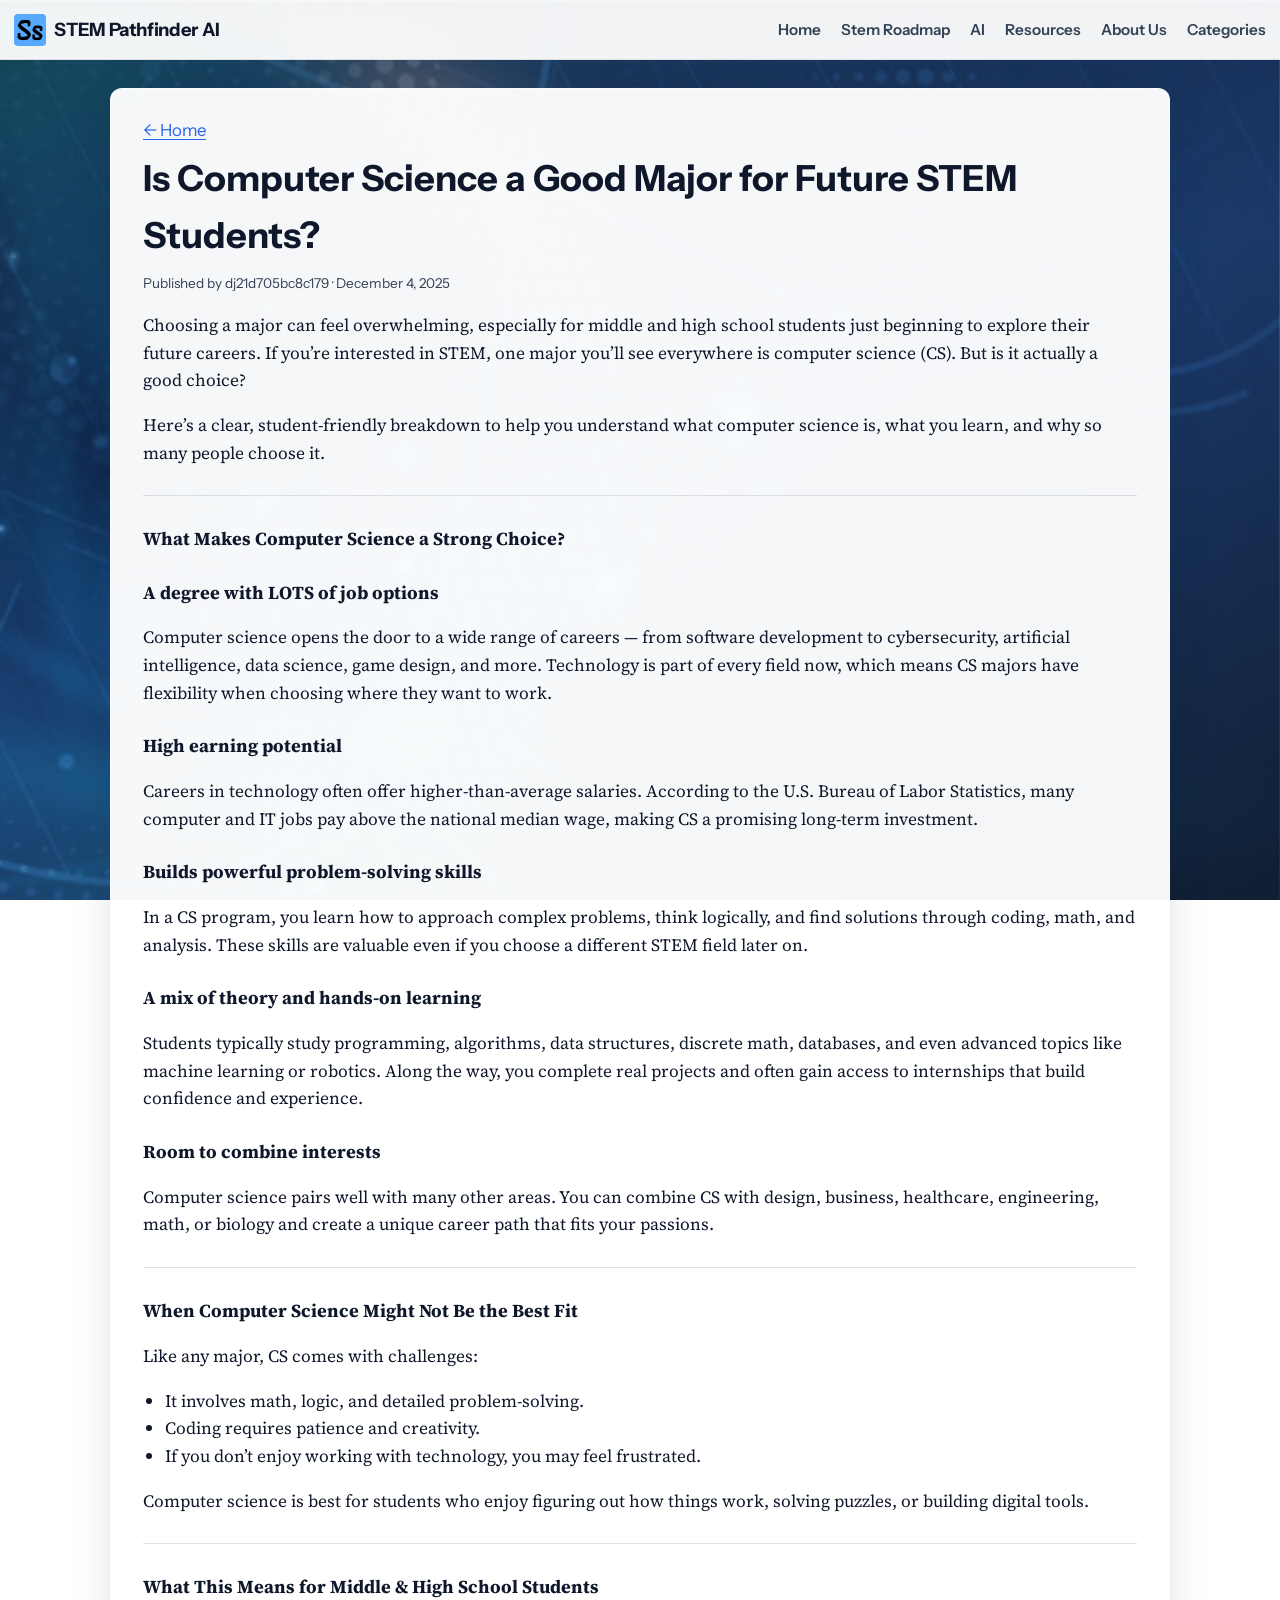
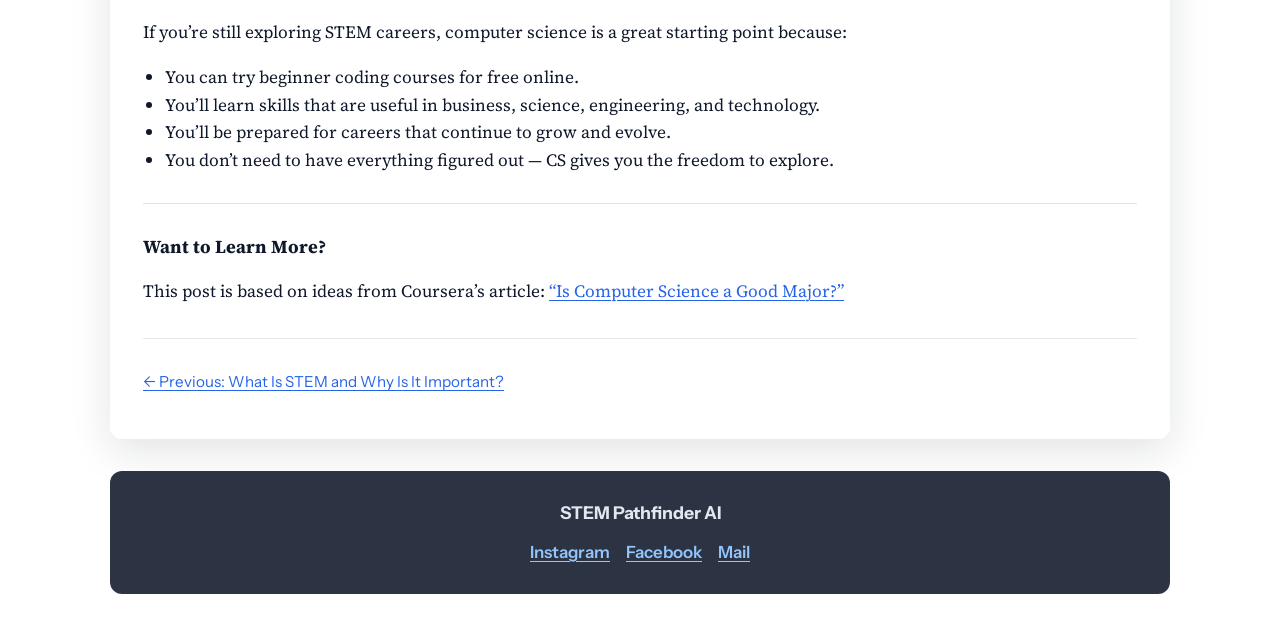
<file: posts/is-computer-science-a-good-major.html>
<!DOCTYPE html>
<html lang="en">
<head>
  <meta charset="UTF-8">
  <meta name="viewport" content="width=device-width, initial-scale=1">
  <title>Is Computer Science a Good Major for Future STEM Students? - STEM Pathfinder AI</title>
  <link rel="icon" type="image/png" sizes="32x32" href="../assets/favicon_io/favicon-32x32.png">
  <link rel="icon" type="image/png" sizes="16x16" href="../assets/favicon_io/favicon-16x16.png">
  <link rel="apple-touch-icon" sizes="180x180" href="../assets/favicon_io/apple-touch-icon.png">
  <link rel="preconnect" href="https://fonts.googleapis.com">
  <link rel="preconnect" href="https://fonts.gstatic.com" crossorigin>
  <link href="https://fonts.googleapis.com/css2?family=Instrument+Sans:ital,wght@0,400;0,500;0,600;0,700;1,400&family=Source+Serif+4:ital,wght@0,400;0,600;1,400&display=swap" rel="stylesheet">
  <link rel="stylesheet" href="../css/site.css">
</head>
<body>
  <header class="site-header">
    <div class="site-header__inner">
      <a class="site-logo" href="../index.html">STEM Pathfinder AI</a>
      <button type="button" class="nav-toggle" aria-expanded="false" aria-controls="site-nav">
        <span class="nav-toggle__label">Menu</span>
      </button>
      <nav id="site-nav" class="site-nav" aria-label="Main">
        <ul>
          <li><a href="../index.html">Home</a></li>
          <li><a href="../roadmap.html">Stem Roadmap</a></li>
          <li><a href="../ai.html">AI</a></li>
          <li><a href="../resources.html">Resources</a></li>
          <li><a href="../about-us.html">About Us</a></li>
          <li><a href="../categories.html">Categories</a></li>
        </ul>
      </nav>
    </div>
  </header>

  <div class="site-shell">
    <article class="panel panel--strong">
      <header>
        <p class="subhead" style="margin-bottom:0.35rem;"><a href="../index.html">← Home</a></p>
        <h1 class="page-title">Is Computer Science a Good Major for Future STEM Students?</h1>
        <p class="post-meta">Published by dj21d705bc8c179 · December 4, 2025</p>
      </header>

      <div class="article-body">
        <p>Choosing a major can feel overwhelming, especially for middle and high school students just beginning to explore their future careers. If you’re interested in STEM, one major you’ll see everywhere is computer science (CS). But is it actually a good choice?</p>
        <p>Here’s a clear, student-friendly breakdown to help you understand what computer science is, what you learn, and why so many people choose it.</p>

        <hr>

        <h3>What Makes Computer Science a Strong Choice?</h3>

        <h3>A degree with LOTS of job options</h3>
        <p>Computer science opens the door to a wide range of careers — from software development to cybersecurity, artificial intelligence, data science, game design, and more. Technology is part of every field now, which means CS majors have flexibility when choosing where they want to work.</p>

        <h3>High earning potential</h3>
        <p>Careers in technology often offer higher-than-average salaries. According to the U.S. Bureau of Labor Statistics, many computer and IT jobs pay above the national median wage, making CS a promising long-term investment.</p>

        <h3>Builds powerful problem-solving skills</h3>
        <p>In a CS program, you learn how to approach complex problems, think logically, and find solutions through coding, math, and analysis. These skills are valuable even if you choose a different STEM field later on.</p>

        <h3>A mix of theory and hands-on learning</h3>
        <p>Students typically study programming, algorithms, data structures, discrete math, databases, and even advanced topics like machine learning or robotics. Along the way, you complete real projects and often gain access to internships that build confidence and experience.</p>

        <h3>Room to combine interests</h3>
        <p>Computer science pairs well with many other areas. You can combine CS with design, business, healthcare, engineering, math, or biology and create a unique career path that fits your passions.</p>

        <hr>

        <h3>When Computer Science Might Not Be the Best Fit</h3>
        <p>Like any major, CS comes with challenges:</p>
        <ul>
          <li>It involves math, logic, and detailed problem-solving.</li>
          <li>Coding requires patience and creativity.</li>
          <li>If you don’t enjoy working with technology, you may feel frustrated.</li>
        </ul>
        <p>Computer science is best for students who enjoy figuring out how things work, solving puzzles, or building digital tools.</p>

        <hr>

        <h3>What This Means for Middle &amp; High School Students</h3>
        <p>If you’re still exploring STEM careers, computer science is a great starting point because:</p>
        <ul>
          <li>You can try beginner coding courses for free online.</li>
          <li>You’ll learn skills that are useful in business, science, engineering, and technology.</li>
          <li>You’ll be prepared for careers that continue to grow and evolve.</li>
          <li>You don’t need to have everything figured out — CS gives you the freedom to explore.</li>
        </ul>

        <hr>

        <h3>Want to Learn More?</h3>
        <p>This post is based on ideas from Coursera’s article: <a href="https://www.coursera.org/articles/is-computer-science-a-good-major" rel="noopener noreferrer" target="_blank">“Is Computer Science a Good Major?”</a></p>
      </div>

      <nav class="article-nav" aria-label="Post navigation">
        <p><a href="what-is-stem-and-why-is-it-important.html">← Previous: What Is STEM and Why Is It Important?</a></p>
      </nav>
    </article>

    <footer class="site-footer">
      <p class="footer-title">STEM Pathfinder AI</p>
      <ul class="footer-social">
        <li><a href="https://www.instagram.com/" rel="noopener noreferrer" target="_blank">Instagram</a></li>
        <li><a href="https://www.facebook.com/" rel="noopener noreferrer" target="_blank">Facebook</a></li>
        <li><a href="mailto:hello@stempathfinder.org">Mail</a></li>
      </ul>
    </footer>
  </div>
  <script src="../js/nav.js"></script>
</body>
</html>
</file>
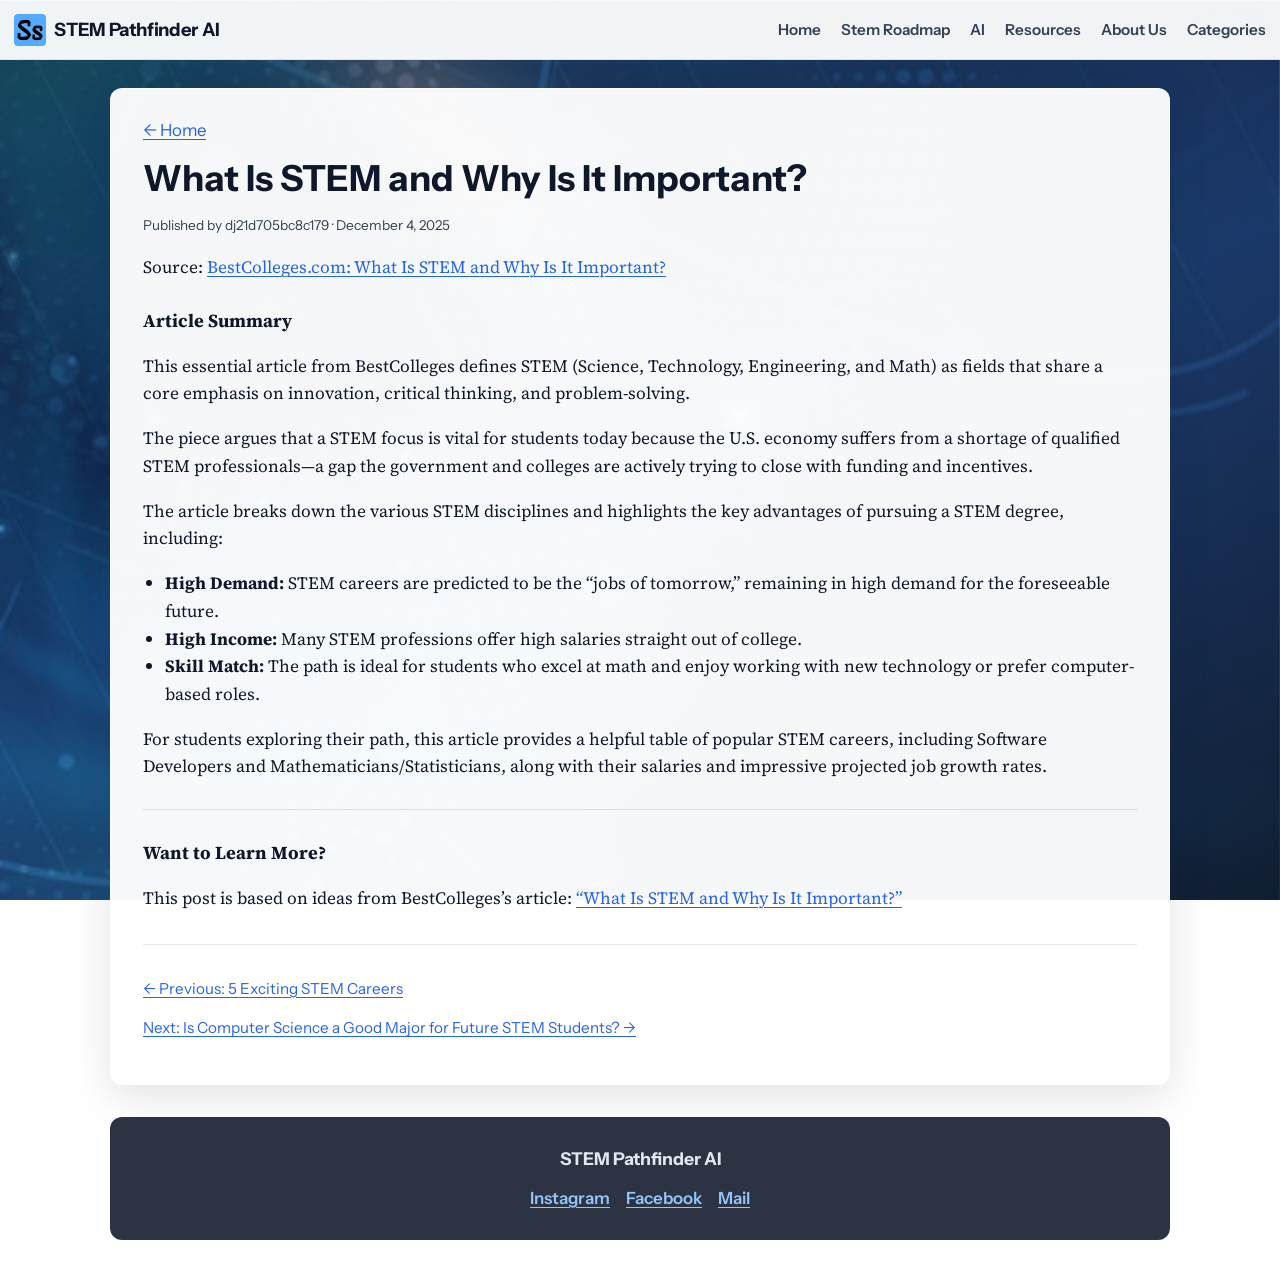
<file: posts/what-is-stem-and-why-is-it-important.html>
<!DOCTYPE html>
<html lang="en">
<head>
  <meta charset="UTF-8">
  <meta name="viewport" content="width=device-width, initial-scale=1">
  <title>What Is STEM and Why Is It Important? - STEM Pathfinder AI</title>
  <link rel="icon" type="image/png" sizes="32x32" href="../assets/favicon_io/favicon-32x32.png">
  <link rel="icon" type="image/png" sizes="16x16" href="../assets/favicon_io/favicon-16x16.png">
  <link rel="apple-touch-icon" sizes="180x180" href="../assets/favicon_io/apple-touch-icon.png">
  <link rel="preconnect" href="https://fonts.googleapis.com">
  <link rel="preconnect" href="https://fonts.gstatic.com" crossorigin>
  <link href="https://fonts.googleapis.com/css2?family=Instrument+Sans:ital,wght@0,400;0,500;0,600;0,700;1,400&family=Source+Serif+4:ital,wght@0,400;0,600;1,400&display=swap" rel="stylesheet">
  <link rel="stylesheet" href="../css/site.css">
</head>
<body>
  <header class="site-header">
    <div class="site-header__inner">
      <a class="site-logo" href="../index.html">STEM Pathfinder AI</a>
      <button type="button" class="nav-toggle" aria-expanded="false" aria-controls="site-nav">
        <span class="nav-toggle__label">Menu</span>
      </button>
      <nav id="site-nav" class="site-nav" aria-label="Main">
        <ul>
          <li><a href="../index.html">Home</a></li>
          <li><a href="../roadmap.html">Stem Roadmap</a></li>
          <li><a href="../ai.html">AI</a></li>
          <li><a href="../resources.html">Resources</a></li>
          <li><a href="../about-us.html">About Us</a></li>
          <li><a href="../categories.html">Categories</a></li>
        </ul>
      </nav>
    </div>
  </header>

  <div class="site-shell">
    <article class="panel panel--strong">
      <header>
        <p class="subhead" style="margin-bottom:0.35rem;"><a href="../index.html">← Home</a></p>
        <h1 class="page-title">What Is STEM and Why Is It Important?</h1>
        <p class="post-meta">Published by dj21d705bc8c179 · December 4, 2025</p>
      </header>

      <div class="article-body">
        <p>Source: <a href="https://www.bestcolleges.com/blog/what-is-stem/" rel="noopener noreferrer" target="_blank">BestColleges.com: What Is STEM and Why Is It Important?</a></p>

        <h3>Article Summary</h3>
        <p>This essential article from BestColleges defines STEM (Science, Technology, Engineering, and Math) as fields that share a core emphasis on innovation, critical thinking, and problem-solving.</p>
        <p>The piece argues that a STEM focus is vital for students today because the U.S. economy suffers from a shortage of qualified STEM professionals—a gap the government and colleges are actively trying to close with funding and incentives.</p>
        <p>The article breaks down the various STEM disciplines and highlights the key advantages of pursuing a STEM degree, including:</p>
        <ul>
          <li><strong>High Demand:</strong> STEM careers are predicted to be the “jobs of tomorrow,” remaining in high demand for the foreseeable future.</li>
          <li><strong>High Income:</strong> Many STEM professions offer high salaries straight out of college.</li>
          <li><strong>Skill Match:</strong> The path is ideal for students who excel at math and enjoy working with new technology or prefer computer-based roles.</li>
        </ul>
        <p>For students exploring their path, this article provides a helpful table of popular STEM careers, including Software Developers and Mathematicians/Statisticians, along with their salaries and impressive projected job growth rates.</p>

        <hr>

        <h3>Want to Learn More?</h3>
        <p>This post is based on ideas from BestColleges’s article: <a href="https://www.bestcolleges.com/blog/what-is-stem/" rel="noopener noreferrer" target="_blank">“What Is STEM and Why Is It Important?”</a></p>
      </div>

      <nav class="article-nav" aria-label="Post navigation">
        <p><a href="5-exciting-stem-careers.html">← Previous: 5 Exciting STEM Careers</a></p>
        <p><a href="is-computer-science-a-good-major.html">Next: Is Computer Science a Good Major for Future STEM Students? →</a></p>
      </nav>
    </article>

    <footer class="site-footer">
      <p class="footer-title">STEM Pathfinder AI</p>
      <ul class="footer-social">
        <li><a href="https://www.instagram.com/" rel="noopener noreferrer" target="_blank">Instagram</a></li>
        <li><a href="https://www.facebook.com/" rel="noopener noreferrer" target="_blank">Facebook</a></li>
        <li><a href="mailto:hello@stempathfinder.org">Mail</a></li>
      </ul>
    </footer>
  </div>
  <script src="../js/nav.js"></script>
</body>
</html>
</file>
<file: css/site.css>
/* Global background: assets/stem_background.jpg */
:root {
  --color-ink: #0f172a;
  --color-ink-muted: #334155;
  --color-accent: #2563eb;
  --color-accent-hover: #1d4ed8;
  --panel: rgba(255, 255, 255, 0.9);
  --panel-strong: rgba(255, 255, 255, 0.96);
  --header-bg: rgba(255, 255, 255, 0.94);
  --radius: 12px;
  --shadow: 0 12px 40px rgba(15, 23, 42, 0.12);
  --font-sans: "Instrument Sans", system-ui, -apple-system, Segoe UI, sans-serif;
  --font-serif: "Source Serif 4", Georgia, serif;
  --max-w: 1100px;
}

*,
*::before,
*::after {
  box-sizing: border-box;
}

html {
  min-height: 100%;
}

body {
  margin: 0;
  min-height: 100vh;
  font-family: var(--font-sans);
  font-size: 1.05rem;
  line-height: 1.6;
  color: var(--color-ink);
  position: relative;
}

body::before {
  content: "";
  position: fixed;
  inset: 0;
  z-index: -2;
  background: url("../assets/stem_background.jpg") center / cover no-repeat;
  background-attachment: fixed;
}

body::after {
  content: "";
  position: fixed;
  inset: 0;
  z-index: -1;
  background: linear-gradient(
    160deg,
    rgba(15, 23, 42, 0.72) 0%,
    rgba(30, 58, 138, 0.45) 50%,
    rgba(15, 23, 42, 0.78) 100%
  );
  pointer-events: none;
}

body.video-background-page::before {
  display: none;
}

.page-bg-video {
  position: fixed;
  inset: 0;
  width: 100%;
  height: 100%;
  object-fit: cover;
  z-index: -2;
  pointer-events: none;
}

a {
  color: var(--color-accent);
  text-decoration-thickness: 1px;
  text-underline-offset: 3px;
}

a:hover {
  color: var(--color-accent-hover);
}

.site-shell {
  max-width: var(--max-w);
  margin: 0 auto;
  padding: 0 1.25rem 3rem;
}

.site-header {
  position: sticky;
  top: 0;
  z-index: 100;
  background: var(--header-bg);
  backdrop-filter: blur(10px);
  border-bottom: 1px solid rgba(15, 23, 42, 0.08);
  margin-bottom: 1.75rem;
  box-shadow: 0 1px 0 rgba(255, 255, 255, 0.5) inset;
}

.site-header__inner {
  width: 100%;
  max-width: none;
  margin: 0;
  padding: 0.85rem 0.9rem;
  display: flex;
  flex-wrap: wrap;
  align-items: center;
  justify-content: space-between;
  gap: 0.75rem;
}

.site-logo {
  display: inline-flex;
  align-items: center;
  gap: 0.5rem;
  font-weight: 700;
  font-size: 1.15rem;
  color: var(--color-ink);
  text-decoration: none;
  letter-spacing: -0.02em;
}

.site-logo::before {
  content: "";
  width: 2rem;
  height: 2rem;
  border-radius: 4px;
  background: url("../assets/favicon_io/favicon-32x32.png") center / cover no-repeat;
  flex-shrink: 0;
}

.site-logo:hover {
  color: var(--color-accent);
}

.nav-toggle {
  display: none;
  align-items: center;
  gap: 0.35rem;
  padding: 0.5rem 0.85rem;
  font: inherit;
  font-weight: 600;
  color: var(--color-ink);
  background: rgba(37, 99, 235, 0.1);
  border: 1px solid rgba(37, 99, 235, 0.25);
  border-radius: 8px;
  cursor: pointer;
}

.nav-toggle:focus-visible {
  outline: 2px solid var(--color-accent);
  outline-offset: 2px;
}

.site-nav ul {
  list-style: none;
  margin: 0;
  padding: 0;
  display: flex;
  flex-wrap: wrap;
  gap: 0.25rem 1.25rem;
  align-items: center;
  justify-content: flex-end;
}

.site-nav a {
  font-weight: 600;
  font-size: 0.95rem;
  color: var(--color-ink-muted);
  text-decoration: none;
}

.site-nav a:hover {
  color: var(--color-accent);
}

.site-nav a[aria-current="page"] {
  color: var(--color-accent);
  text-decoration: underline;
  text-underline-offset: 4px;
}

@media (max-width: 768px) {
  .nav-toggle {
    display: inline-flex;
  }

  .site-nav {
    width: 100%;
    flex-basis: 100%;
    max-height: 0;
    overflow: hidden;
    transition: max-height 0.35s ease;
  }

  body.nav-open .site-nav {
    max-height: 320px;
  }

  .site-nav ul {
    flex-direction: column;
    align-items: stretch;
    padding: 0.5rem 0 0.75rem;
    gap: 0;
  }

  .site-nav li {
    border-bottom: 1px solid rgba(15, 23, 42, 0.06);
  }

  .site-nav a {
    display: block;
    padding: 0.65rem 0;
  }
}

.panel {
  background: var(--panel);
  border-radius: var(--radius);
  padding: 1.75rem 2rem;
  margin-bottom: 1.5rem;
  box-shadow: var(--shadow);
  border: 1px solid rgba(255, 255, 255, 0.6);
}

.panel--strong {
  background: var(--panel-strong);
}

.hero {
  text-align: center;
  padding: 2.5rem 2rem 2.75rem;
}

.hero--discover {
  position: relative;
  overflow: hidden;
  background: none;
}

.hero--discover::before {
  content: "";
  position: absolute;
  inset: 0;
  background: url("../assets/Discover_card.jpg") center 20% / cover no-repeat;
  z-index: 0;
}

.hero--discover::after {
  content: "";
  position: absolute;
  inset: 0;
  background: linear-gradient(180deg, rgba(15, 23, 42, 0.45), rgba(15, 23, 42, 0.55));
  z-index: 1;
}

.hero--discover > * {
  position: relative;
  z-index: 2;
}

.hero h1 {
  margin: 0 0 0.75rem;
  font-size: clamp(1.85rem, 4vw, 2.65rem);
  font-weight: 700;
  letter-spacing: -0.03em;
  line-height: 1.15;
  color: var(--color-ink);
}

.hero--discover h1,
.hero--discover .lead {
  color: #f8fafc;
}

.hero--discover .lead {
  display: block;
  max-width: 42rem;
  margin: 0 auto 1rem;
  padding: 0.65rem 0.9rem;
  border: 1px solid rgba(248, 250, 252, 0.65);
  border-radius: 10px;
  background: rgba(15, 23, 42, 0.2);
  color: #f8fafc;
}

.hero--discover .btn {
  display: inline-block;
  margin-top: 0.35rem;
}

.hero .lead {
  margin: 0 auto 1.5rem;
  max-width: 36rem;
  font-size: 1.1rem;
  color: var(--color-ink-muted);
}

.hero.hero--discover .lead {
  color: #f8fafc;
}

.btn {
  display: inline-block;
  padding: 0.65rem 1.35rem;
  font-weight: 600;
  font-size: 0.95rem;
  color: #fff;
  background: var(--color-accent);
  border-radius: 8px;
  text-decoration: none;
  border: none;
  cursor: pointer;
  transition: background 0.15s ease;
}

.btn:hover {
  background: var(--color-accent-hover);
  color: #fff;
}

.btn--secondary {
  background: var(--color-ink);
}

.btn--secondary:hover {
  background: #1e293b;
  color: #fff;
}

h2 {
  font-size: 1.5rem;
  font-weight: 700;
  margin: 0 0 1rem;
  letter-spacing: -0.02em;
}

h3 {
  font-size: 1.15rem;
  font-weight: 700;
  margin: 1.5rem 0 0.5rem;
}

.page-title {
  margin: 0 0 0.5rem;
  font-size: clamp(1.75rem, 3vw, 2.25rem);
}

.subhead {
  color: var(--color-ink-muted);
  margin: 0 0 1.25rem;
  font-size: 1.05rem;
}

.card-grid {
  display: grid;
  grid-template-columns: repeat(auto-fit, minmax(260px, 1fr));
  gap: 1.25rem;
}

.card {
  background: rgba(255, 255, 255, 0.88);
  border-radius: var(--radius);
  padding: 1.5rem;
  border: 1px solid rgba(255, 255, 255, 0.7);
  box-shadow: 0 8px 24px rgba(15, 23, 42, 0.08);
}

.card__media {
  aspect-ratio: 4 / 3;
  border-radius: 8px;
  margin-bottom: 1rem;
  background: linear-gradient(135deg, #3b82f6 0%, #8b5cf6 55%, #06b6d4 100%);
  opacity: 0.85;
  overflow: hidden;
}

.card__media img {
  width: 100%;
  height: 100%;
  object-fit: cover;
  display: block;
}

.card h3 {
  margin: 0 0 0.5rem;
  font-size: 1.1rem;
}

.card p {
  margin: 0;
  color: var(--color-ink-muted);
  font-size: 0.98rem;
}

.career-chips {
  display: flex;
  flex-wrap: wrap;
  gap: 0.5rem;
  margin: 1rem 0 1.25rem;
}

.career-chips span {
  padding: 0.4rem 0.85rem;
  background: rgba(37, 99, 235, 0.12);
  color: var(--color-ink);
  border-radius: 999px;
  font-size: 0.9rem;
  font-weight: 600;
}

.post-list {
  list-style: none;
  margin: 0;
  padding: 0;
}

.post-list li {
  padding: 1rem 0;
  border-bottom: 1px solid rgba(15, 23, 42, 0.08);
}

.post-list li:last-child {
  border-bottom: none;
}

.post-list a {
  font-weight: 600;
  font-size: 1.05rem;
  color: var(--color-ink);
  text-decoration: none;
}

.post-list a:hover {
  color: var(--color-accent);
}

.post-meta {
  display: block;
  font-size: 0.85rem;
  color: var(--color-ink-muted);
  margin-top: 0.25rem;
}

.two-col {
  display: grid;
  grid-template-columns: 1fr 280px;
  gap: 1.5rem;
  align-items: start;
}

@media (max-width: 900px) {
  .two-col {
    grid-template-columns: 1fr;
  }
}

.sidebar-card {
  background: rgba(255, 255, 255, 0.88);
  border-radius: var(--radius);
  padding: 1.35rem;
  border: 1px solid rgba(255, 255, 255, 0.65);
  box-shadow: var(--shadow);
  margin-bottom: 1rem;
}

.sidebar-card h3 {
  margin: 0 0 0.5rem;
  font-size: 1rem;
}

.sidebar-card p {
  margin: 0;
  font-size: 0.92rem;
  color: var(--color-ink-muted);
}

.social-list {
  list-style: none;
  margin: 0.5rem 0 0;
  padding: 0;
}

.social-list li {
  margin-bottom: 0.35rem;
}

.social-list a {
  font-weight: 600;
  font-size: 0.95rem;
}

.newsletter-form {
  display: flex;
  flex-wrap: wrap;
  gap: 0.5rem;
  margin-top: 0.75rem;
}

.newsletter-form input[type="email"] {
  flex: 1 1 160px;
  min-width: 0;
  padding: 0.55rem 0.75rem;
  border: 1px solid rgba(15, 23, 42, 0.15);
  border-radius: 8px;
  font: inherit;
}

.newsletter-form button {
  flex-shrink: 0;
}

.site-footer {
  margin-top: 2rem;
  padding: 1.75rem 2rem;
  background: rgba(15, 23, 42, 0.88);
  color: #e2e8f0;
  border-radius: var(--radius);
  text-align: center;
}

.site-footer a {
  color: #93c5fd;
}

.site-footer a:hover {
  color: #bfdbfe;
}

.site-footer .footer-title {
  margin: 0 0 0.75rem;
  font-size: 1.1rem;
  font-weight: 700;
}

.footer-social {
  list-style: none;
  margin: 0;
  padding: 0;
  display: flex;
  flex-wrap: wrap;
  gap: 1rem;
  justify-content: center;
}

.footer-social a {
  font-weight: 600;
}

.article-body {
  font-family: var(--font-serif);
  font-size: 1.08rem;
}

.article-body ul {
  padding-left: 1.35rem;
}

.article-body hr {
  border: none;
  border-top: 1px solid rgba(15, 23, 42, 0.12);
  margin: 1.75rem 0;
}

.article-nav {
  margin-top: 2rem;
  padding-top: 1rem;
  border-top: 1px solid rgba(15, 23, 42, 0.1);
  font-size: 0.95rem;
}

.iframe-wrap {
  position: relative;
  width: 100%;
  min-height: min(85vh, 720px);
  border-radius: var(--radius);
  overflow: hidden;
  background: #0f172a;
  border: 1px solid rgba(255, 255, 255, 0.2);
}

.iframe-wrap iframe {
  position: absolute;
  inset: 0;
  width: 100%;
  height: 100%;
  border: 0;
}

.iframe-fallback {
  padding: 1.5rem;
  text-align: center;
  color: #e2e8f0;
}

.iframe-fallback a {
  color: #93c5fd;
}

.category-pills {
  display: flex;
  flex-wrap: wrap;
  gap: 0.65rem;
  margin: 1rem 0 0;
}

.category-pills a {
  display: inline-block;
  padding: 0.6rem 1.1rem;
  background: rgba(37, 99, 235, 0.15);
  color: var(--color-ink);
  border-radius: 999px;
  font-weight: 600;
  text-decoration: none;
}

.category-pills a:hover {
  background: var(--color-accent);
  color: #fff;
}

/* Category detail pages (Science / Technology / Engineering / Math) */
.category-page .panel + .panel {
  margin-top: 1.25rem;
}

.category-lead {
  font-size: 1.08rem;
  color: var(--color-ink-muted);
  max-width: 65ch;
}

.category-lead p + p {
  margin-top: 1rem;
}

.main-photo-block {
  margin-top: 1.5rem;
}

.main-photo {
  margin: 0;
  border-radius: var(--radius);
  overflow: hidden;
  border: 1px solid rgba(15, 23, 42, 0.1);
  background: rgba(15, 23, 42, 0.06);
}

.main-photo img {
  display: block;
  width: 100%;
  height: auto;
  aspect-ratio: 16 / 9;
  object-fit: cover;
}

.main-photo figcaption {
  padding: 0.65rem 1rem;
  font-size: 0.9rem;
  color: var(--color-ink-muted);
  background: rgba(255, 255, 255, 0.7);
  border-top: 1px solid rgba(15, 23, 42, 0.08);
}

.main-photo figcaption code {
  font-size: 0.85em;
  word-break: break-all;
}

.subcategory-grid {
  display: grid;
  grid-template-columns: repeat(auto-fit, minmax(280px, 1fr));
  gap: 1.25rem;
  margin-top: 1rem;
}

.subcategory-card {
  background: rgba(255, 255, 255, 0.75);
  border-radius: var(--radius);
  padding: 1.35rem 1.5rem;
  border: 1px solid rgba(15, 23, 42, 0.08);
  box-shadow: 0 4px 16px rgba(15, 23, 42, 0.06);
}

.subcategory-card h3 {
  margin: 0 0 0.65rem;
  font-size: 1.1rem;
  color: var(--color-ink);
}

.subcategory-card p {
  margin: 0 0 0.75rem;
  font-size: 0.98rem;
  color: var(--color-ink-muted);
}

.subcategory-card p:last-child {
  margin-bottom: 0;
}

.subcategory-card .label {
  font-weight: 700;
  font-size: 0.8rem;
  text-transform: uppercase;
  letter-spacing: 0.04em;
  color: var(--color-accent);
  margin-top: 0.85rem;
  margin-bottom: 0.25rem;
}

.subcategory-card .label:first-of-type {
  margin-top: 0;
}

.intro-quiz {
  margin-top: 0.5rem;
}

.intro-quiz fieldset {
  border: 1px solid rgba(15, 23, 42, 0.12);
  border-radius: 10px;
  padding: 1rem 1.15rem 1.15rem;
  margin: 0 0 1.25rem;
  background: rgba(255, 255, 255, 0.5);
}

.intro-quiz legend {
  font-weight: 700;
  color: var(--color-ink);
  padding: 0 0.35rem;
  font-size: 1rem;
}

.quiz-options {
  list-style: none;
  margin: 0.75rem 0 0;
  padding: 0;
}

.quiz-options li {
  margin-bottom: 0.4rem;
}

.quiz-options label {
  display: flex;
  align-items: flex-start;
  gap: 0.5rem;
  cursor: pointer;
  font-size: 0.98rem;
  line-height: 1.45;
}

.quiz-options input {
  margin-top: 0.35rem;
  flex-shrink: 0;
}

.quiz-answers {
  margin-top: 1.25rem;
  padding: 1rem 1.15rem;
  background: rgba(37, 99, 235, 0.08);
  border-radius: 10px;
  border: 1px solid rgba(37, 99, 235, 0.2);
}

.quiz-answers summary {
  font-weight: 700;
  cursor: pointer;
  color: var(--color-ink);
}

.quiz-answers ol {
  margin: 0.75rem 0 0;
  padding-left: 1.25rem;
  color: var(--color-ink-muted);
  font-size: 0.95rem;
}

.page-actions {
  margin-top: 1.5rem;
  display: flex;
  flex-wrap: wrap;
  gap: 0.65rem;
}
</file>
